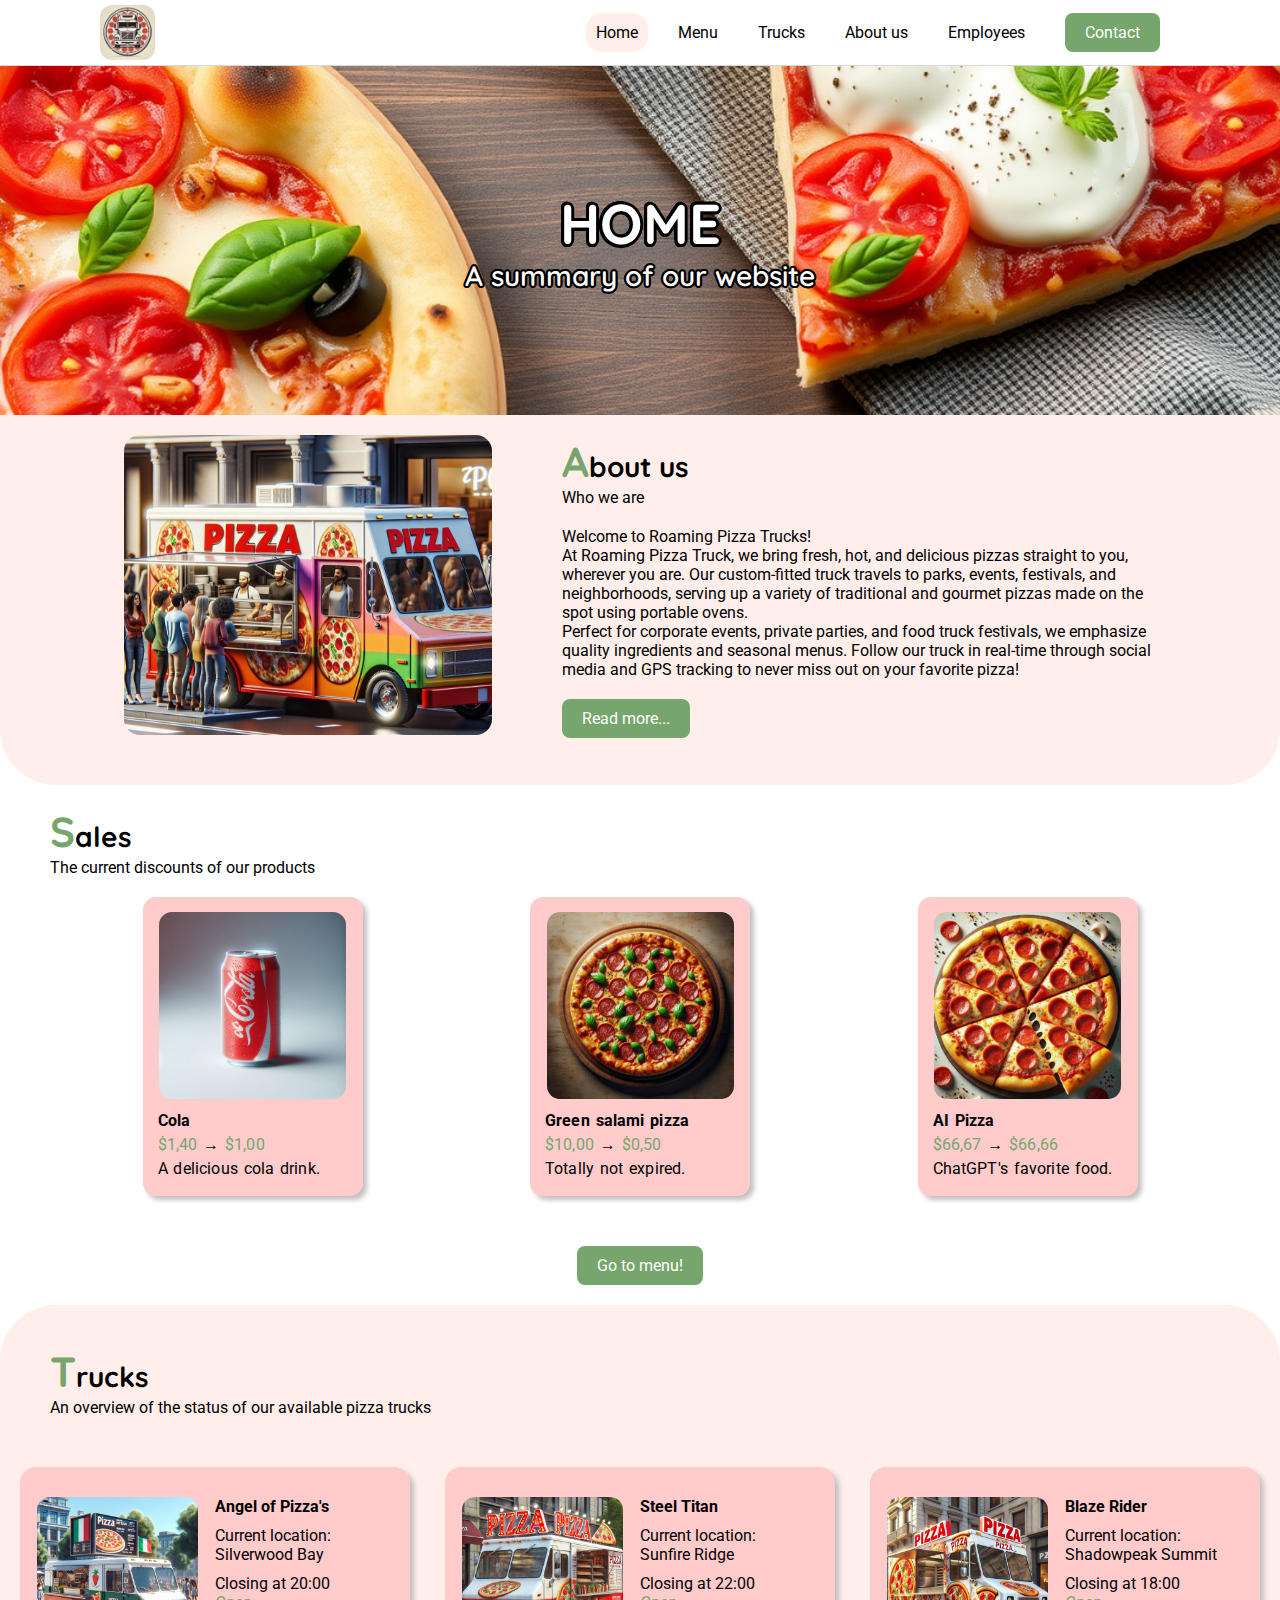
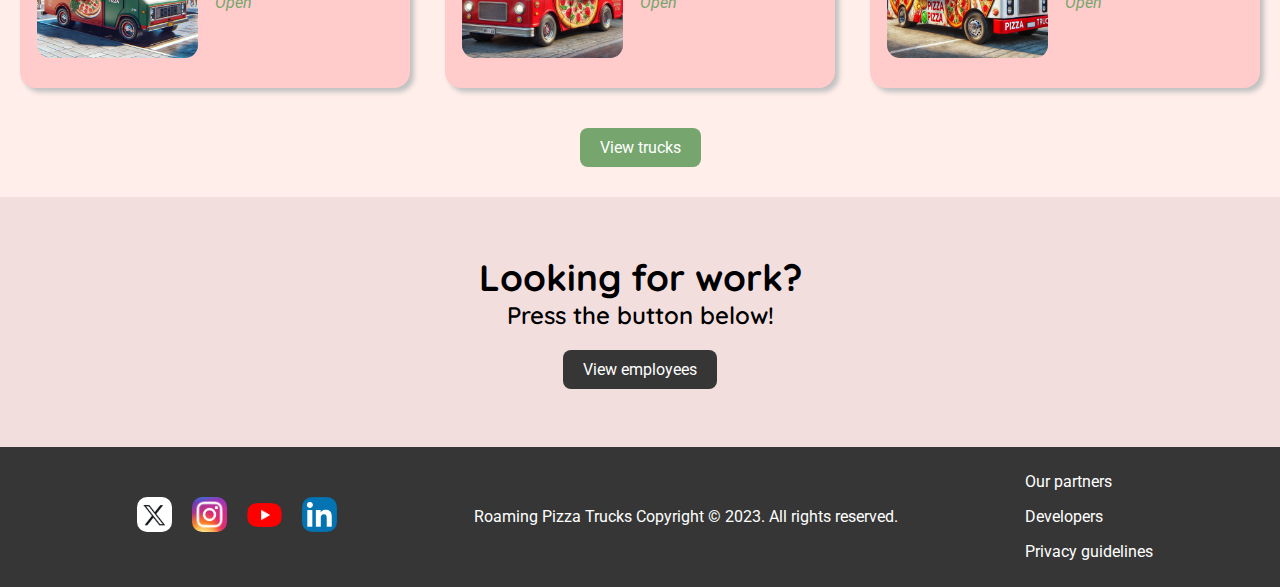
<file: index.html>
<!DOCTYPE html>
<html lang="en">
<head>
    <meta charset="UTF-8" />
    <meta name="keywords" content="Pizza, Home, Trucks, Employees, Aboutus" />
    <meta name="description" content="The homepage and interactions summary of The Roaming Pizza Trucks" />
    <meta name="author" content="Wessel Beun (729848)" />
    <meta name="viewport" content="width=device-width, initial-scale=1" />

    <link rel="icon" type="image/png" href="img/Logo.png" /> 
    <link rel="stylesheet" type="text/css" href="css/stylesheet.css" />

    <title>
        Home
    </title>
</head>
<body>
    <nav id="main-nav">
        <figure>
            <img src="img/Logo.png" alt="Roaming Pizza Trucks logo" title="Main logo" />
        </figure>

        <ul class="pc-nav">
            <li class="nav-selected">
                <a href="index.html">
                    Home
                </a>
            </li>
            <li>
                <a href="menu.html">
                    Menu
                </a>
            </li>
            <li>
                <a href="trucks.html">
                    Trucks
                </a>
            </li>
            <li>
                <a href="aboutus.html">
                    About us
                </a>
            </li>
            <li>
                <a href="employees.html">
                    Employees
                </a>
            </li>
            <li>
                <a class="primary-btn" href="contact.html">
                    Contact
                </a>
            </li> 
        </ul>

        <ul class="mobile-nav">
            <li>
                <label class="burger-menu-icon" for="menu-toggle">
                    <span></span>
                    <span></span>
                    <span></span>
                </label>
            </li>
        </ul>
    </nav>

    <nav id="hamburger-menu-nav">
        <input type="checkbox" id="menu-toggle" />                   
        <ul>
            <li>
                <a class="secondary-btn" href="index.html">
                    Home
                </a>
            </li>
            <li>
                <a class="secondary-btn" href="menu.html">
                    Menu
                </a>
            </li>
            <li>
                <a class="secondary-btn" href="trucks.html">
                    Trucks
                </a>
            </li>
            <li>
                <a class="secondary-btn" href="aboutus.html">
                    About us
                </a>
            </li>
            <li>
                <a class="secondary-btn" href="employees.html">
                    Employees
                </a>
            </li>
            <li>
                <a class="primary-btn" href="contact.html">
                    Contact
                </a>
            </li> 
        </ul>
    </nav>

    <header id="main-header">
        <img src="img/PizzaHeader.png" alt="This is a pizza header" title="Pizza header" />
        <h1>
            Home
        </h1>
        <p class="header-description">
            A summary of our website
        </p>
    </header>
    
    <section class="article-panel right bottom-border">
        <aside>
            <img src="img/Aboutus.png" alt="An image of a pizza truck" title="Pizza truck" />
        </aside>
        <article>
            <header class="sub-header">
                <h3>
                    About us
                </h3>
                <p>
                    Who we are
                </p> 
            </header>
            <p>
                Welcome to Roaming Pizza Trucks&excl;
            </p>
            <p>
                At Roaming Pizza Truck&comma; we bring fresh&comma; hot&comma; and delicious pizzas straight to you&comma; wherever you are&period; 
                Our custom&hyphen;fitted truck travels to parks&comma; events&comma; festivals&comma; and neighborhoods&comma; serving up a variety of traditional and gourmet pizzas made on the spot using portable ovens&period; 
            </p>
            <p>
                Perfect for corporate events&comma; private parties&comma; and food truck festivals&comma; we emphasize quality ingredients and seasonal menus&period; 
                Follow our truck in real&hyphen;time through social media and GPS tracking to never miss out on your favorite pizza&excl;
            </p>
            <a href="aboutus.html" class="primary-btn">
                Read more&period;&period;&period;
            </a>
        </article>
    </section>

    <section id="sales-section">
        <header class="sub-header">
            <h3>
                Sales
            </h3>
            <p>
                The current discounts of our products
            </p>
        </header>
        <aside id="sales-holder">
            <figure class="shadow-effect">
                <img src="img/MenuItems/Cola.png" alt="A soda cola can" title="Soda can" />
                <figcaption>
                    <strong>
                        Cola
                    </strong>
                    <p>
                        <span class="accent1">
                            &dollar;1&comma;40
                        </span> 
                        
                        &rightarrow; 
                        
                        <span class="accent1">
                            &dollar;1&comma;00
                        </span>
                    </p>
                    <p>
                        A delicious cola drink&period;
                    </p>
                </figcaption>
            </figure>
            <figure class="shadow-effect">
                <img src="img/MenuItems/GreenSalamiPizza.png" alt="A salami pizza but greenish" title="Green salami pizza" />
                <figcaption>
                    <strong>
                        Green salami pizza
                    </strong>
                    <p>
                        <span class="accent1">
                            &dollar;10&comma;00
                        </span> 
                        
                        &rightarrow; 
                        
                        <span class="accent1">
                            &dollar;0&comma;50
                        </span>
                    </p>
                    <p>
                        Totally not expired&period;
                    </p>
                </figcaption>
            </figure>
            <figure class="shadow-effect">
                <img src="img/MenuItems/AI_PIZZA1.png" alt="A pizza generated by AI" title="AI pizza" />
                <figcaption>
                    <strong>
                        AI Pizza
                    </strong>
                    <p>
                        <span class="accent1">
                            &dollar;66&comma;67
                        </span> 
                        
                        &rightarrow; 
                        
                        <span class="accent1">
                            &dollar;66&comma;66
                        </span>
                    </p>
                    <p>
                        ChatGPT&apos;s favorite food&period;
                    </p>
                </figcaption>
            </figure>
        </aside>
        <a href="menu.html" class="primary-btn">
            Go to menu&excl;
        </a>
    </section>

    <section id="home-trucks-section" class="top-border">
        <header class="sub-header">
            <h3>
                Trucks
            </h3>
            <p>
                An overview of the status of our available pizza trucks
            </p>
        </header>
        <aside id="home-trucks-holder">
            <figure class="shadow-effect">
                <aside>
                    <img src="img/PizzaTruck1.png" alt="This is an image of a pizza truck" title="Pizza Truck" />
                </aside>
                <figcaption>
                    <strong>
                        Angel of Pizza&apos;s
                    </strong>
                    <p class="loc-p">
                        Current location&colon; 
                        <span>
                            Silverwood Bay
                        </span>
                    </p>
                    <p class="time-p">
                        Closing at 20&colon;00
                        <em>
                            Open
                        </em>
                    </p>
                </figcaption>
            </figure>
            <figure class="shadow-effect">
                <aside>
                    <img src="img/PizzaTruck2.png" alt="This is an image of a pizza truck" title="Pizza Truck" />
                </aside>
                <figcaption>
                    <strong>
                        Steel Titan
                    </strong>
                    <p class="loc-p">
                        Current location&colon;
                        <span>
                            Sunfire Ridge
                        </span>
                    </p>
                    <p class="time-p">
                        Closing at 22&colon;00
                        <em>
                            Open
                        </em>
                    </p>
                </figcaption>
            </figure>
            <figure class="shadow-effect">
                <aside>
                    <img src="img/PizzaTruck3.png" alt="This is an image of a pizza truck" title="Pizza Truck" />
                </aside>
                <figcaption>
                    <strong>
                        Blaze Rider
                    </strong>
                    <p class="loc-p">
                        Current location&colon;
                        <span>
                            Shadowpeak Summit
                        </span>
                    </p>
                    <p class="time-p">
                        Closing at 18&colon;00
                        <em>
                            Open
                        </em>
                    </p>
                </figcaption>
            </figure>
        </aside>
        <a href="trucks.html" class="primary-btn">
            View trucks
        </a>
    </section>

    <section id="work-section">
        <h2>
            Looking for work&quest;
        </h2>
        <p class="header-description">
            Press the button below&excl;
        </p>
        <a href="employees.html" class="secondary-btn">
            View employees
        </a>
    </section>

    <footer>
        <ul id="footer-social-media-list">
            <li>
                <a href="index.html">
                    <img src="img/SocialMediaLogos/X_Logo.png" alt="This is the logo of X" title="Social media icon" />
                </a>
            </li>
            <li> 
                <a href="index.html">
                    <img src="img/SocialMediaLogos/Instagram.png" alt="This is the logo of Instagram" title="Social media icon" />
                </a>
            </li>
            <li>
                <a href="index.html">
                    <img src="img/SocialMediaLogos/Youtube_logo.png" alt="This is the logo of Youtube" title="Social media icon" />
                </a>
            </li>
            <li>
                <a href="index.html">
                    <img src="img/SocialMediaLogos/LinkedIn_logo_initials.png" alt="This is the logo of LinkedIn" title="Social media icon" />
                </a>
            </li>           
        </ul>
        <p>
            Roaming Pizza Trucks Copyright &copy; 2023&period; All rights reserved&period;
        </p>
        <ul id="footer-txt-list">
            <li>
                <a href="index.html">
                    Our partners
                </a>
            </li>
            <li>
                <a href="index.html">
                    Developers
                </a>
            </li>
            <li>
                <a href="index.html">
                    Privacy guidelines
                </a>
            </li>
        </ul>
    </footer>
</body>
</html>
</file>
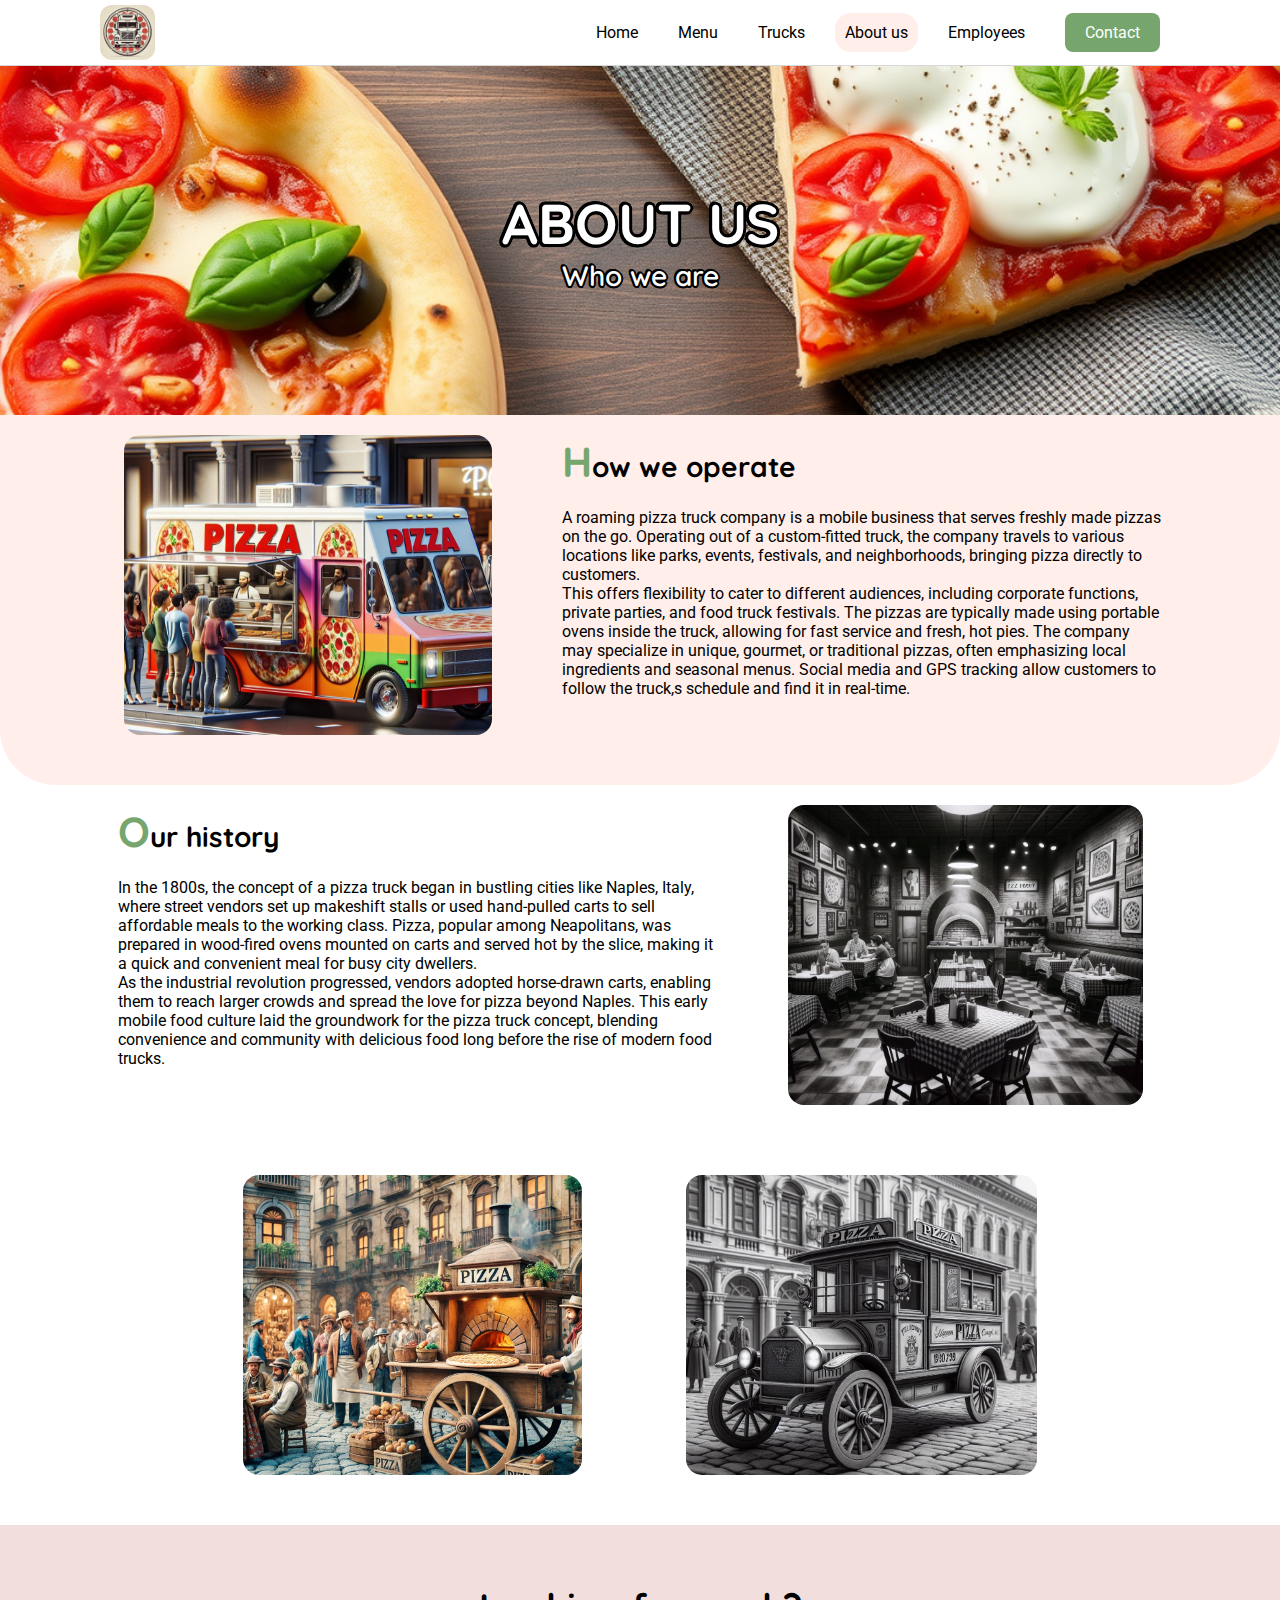
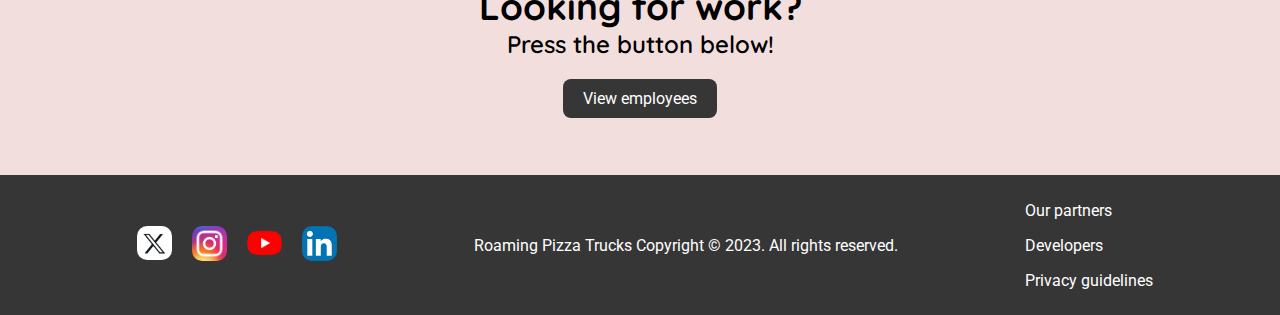
<file: aboutus.html>
<!DOCTYPE html>
<html lang="en">
<head>
    <meta charset="UTF-8" />
    <meta name="keywords" content="About us, History, Description, Images, Operate" />
    <meta name="description" content="The about us and history page of The Roaming Pizza Trucks" />
    <meta name="author" content="Wessel Beun (729848)" />
    <meta name="viewport" content="width=device-width, initial-scale=1" />

    <link rel="icon" type="image/png" href="img/Logo.png" /> 
    <link rel="stylesheet" type="text/css" href="css/stylesheet.css" />

    <title>
        About us
    </title>
</head>
<body>
    <nav id="main-nav">
        <figure>
            <img src="img/Logo.png" alt="Roaming Pizza Trucks logo" title="Main logo" />
        </figure>

        <ul class="pc-nav">
            <li>
                <a href="index.html">
                    Home
                </a>
            </li>
            <li>
                <a href="menu.html">
                    Menu
                </a>
            </li>
            <li>
                <a href="trucks.html">
                    Trucks
                </a>
            </li>
            <li class="nav-selected">
                <a href="aboutus.html">
                    About us
                </a>
            </li>
            <li>
                <a href="employees.html">
                    Employees
                </a>
            </li>
            <li>
                <a class="primary-btn" href="contact.html">
                    Contact
                </a>
            </li> 
        </ul>

        <ul class="mobile-nav">
            <li>
                <label class="burger-menu-icon" for="menu-toggle">
                    <span></span>
                    <span></span>
                    <span></span>
                </label>
            </li>
        </ul>
    </nav>

    <nav id="hamburger-menu-nav">
        <input type="checkbox" id="menu-toggle" />                   
        <ul>
            <li>
                <a class="secondary-btn" href="index.html">
                    Home
                </a>
            </li>
            <li>
                <a class="secondary-btn" href="menu.html">
                    Menu
                </a>
            </li>
            <li>
                <a class="secondary-btn" href="trucks.html">
                    Trucks
                </a>
            </li>
            <li>
                <a class="secondary-btn" href="aboutus.html">
                    About us
                </a>
            </li>
            <li>
                <a class="secondary-btn" href="employees.html">
                    Employees
                </a>
            </li>
            <li>
                <a class="primary-btn" href="contact.html">
                    Contact
                </a>
            </li> 
        </ul>
    </nav>

    <header id="main-header">
        <img src="img/PizzaHeader.png" alt="This is a pizza header" title="Pizza header" />
        <h1>
            About us
        </h1>
        <p class="header-description">
            Who we are
        </p>
    </header>
    
    <section class="article-panel right bottom-border">
        <aside>
            <img src="img/Aboutus.png" alt="An image of a pizza truck" title="Pizza truck" />
        </aside>
        <article> 
            <header class="sub-header">
                <h3>
                    How we operate
                </h3>
            </header> 
            <p>
                A roaming pizza truck company is a mobile business that serves freshly made pizzas on the go&period; 
                Operating out of a custom&hyphen;fitted truck&comma; the company travels to various locations like parks&comma; events&comma; festivals&comma; and neighborhoods&comma; bringing pizza directly to customers&period;
            </p>
            <p>
                This offers flexibility to cater to different audiences&comma; including corporate functions&comma; private parties&comma; and food truck festivals&period; 
                The pizzas are typically made using portable ovens inside the truck&comma; allowing for fast service and fresh&comma; hot pies&period; The company may specialize in unique&comma; gourmet&comma; or traditional pizzas&comma; often emphasizing local ingredients and seasonal menus&period; 
                Social media and GPS tracking allow customers to follow the truck&comma;s schedule and find it in real&hyphen;time&period;
            </p>
        </article>
    </section>

    <section class="article-panel left">
        <aside>
            <img src="img/AncientPizzaria.png" alt="An image of an ancient pizzaria" title="Ancient pizzaria" />
        </aside>
        <article> 
            <header class="sub-header">
                <h3>
                    Our history
                </h3>
            </header>
            <p>
                In the 1800s&comma; the concept of a pizza truck began in bustling cities like Naples&comma; Italy&comma; where street vendors set up makeshift stalls or used hand&hyphen;pulled carts to sell affordable meals to the working class&period; 
                Pizza&comma; popular among Neapolitans&comma; was prepared in wood&hyphen;fired ovens mounted on carts and served hot by the slice&comma; making it a quick and convenient meal for busy city dwellers&period;
            </p>
            <p>
                As the industrial revolution progressed&comma; vendors adopted horse&hyphen;drawn carts&comma; enabling them to reach larger crowds and spread the love for pizza beyond Naples&period; 
                This early mobile food culture laid the groundwork for the pizza truck concept&comma; blending convenience and community with delicious food long before the rise of modern food trucks&period;
            </p>
        </article>
    </section>

    <figure class="two-images">
        <img src="img/HISTORYPIZZA.png" alt="A colored picture of history" title="Colored pizza truck history" />
        <img src="img/AncientTruck.png" alt="An ancient pizza truck made black and white" title="Ancient pizza truck" />
    </figure>

    <section id="work-section">
        <h2>
            Looking for work&quest;
        </h2>
        <p class="header-description">
            Press the button below&excl;
        </p>
        <a href="employees.html" class="secondary-btn">
            View employees
        </a>
    </section>

    <footer>
        <ul id="footer-social-media-list">
            <li>
                <a href="index.html">
                    <img src="img/SocialMediaLogos/X_Logo.png" alt="This is the logo of X" title="Social media icon" />
                </a>
            </li>
            <li> 
                <a href="index.html">
                    <img src="img/SocialMediaLogos/Instagram.png" alt="This is the logo of Instagram" title="Social media icon" />
                </a>
            </li>
            <li>
                <a href="index.html">
                    <img src="img/SocialMediaLogos/Youtube_logo.png" alt="This is the logo of Youtube" title="Social media icon" />
                </a>
            </li>
            <li>
                <a href="index.html">
                    <img src="img/SocialMediaLogos/LinkedIn_logo_initials.png" alt="This is the logo of LinkedIn" title="Social media icon" />
                </a>
            </li>           
        </ul>
        <p>
            Roaming Pizza Trucks Copyright &copy; 2023&period; All rights reserved&period;
        </p>
        <ul id="footer-txt-list">
            <li>
                <a href="index.html">
                    Our partners
                </a>
            </li>
            <li>
                <a href="index.html">
                    Developers
                </a>
            </li>
            <li>
                <a href="index.html">
                    Privacy guidelines
                </a>
            </li>
        </ul>
    </footer>
</body>
</html>
</file>
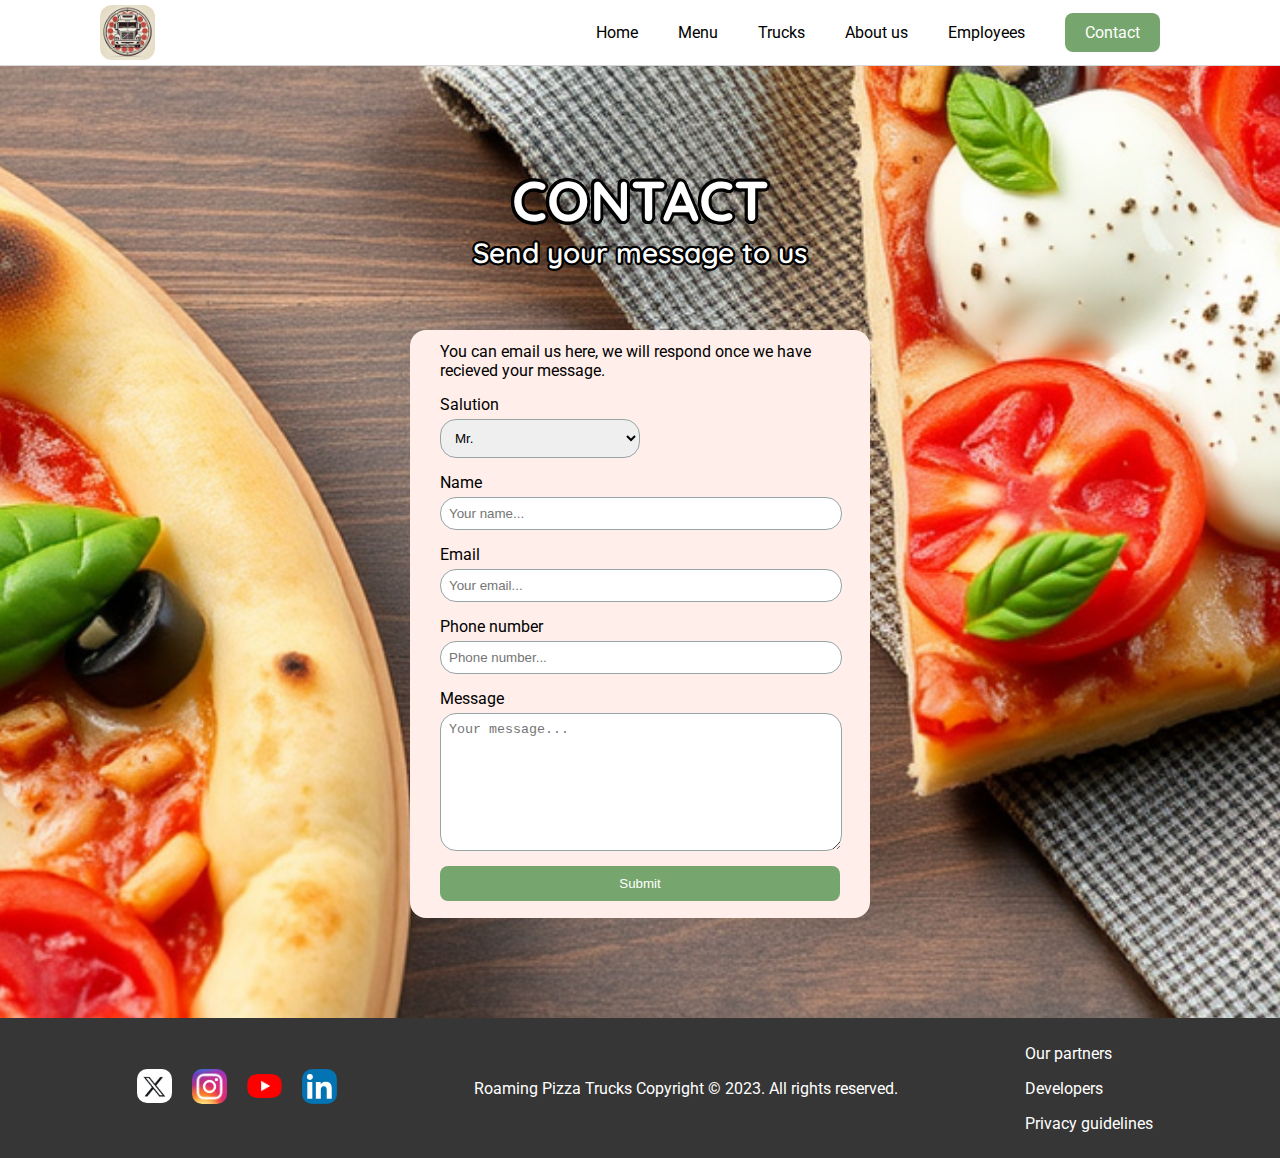
<file: contact.html>
<!DOCTYPE html>
<html lang="en">
<head>
    <meta charset="UTF-8" />
    <meta name="keywords" content="Contact, Message, Email, Submit, Form" />
    <meta name="description" content="The contact form submitable page of The Roaming Pizza Trucks" />
    <meta name="author" content="Wessel Beun (729848)" />
    <meta name="viewport" content="width=device-width, initial-scale=1" />

    <link rel="icon" type="image/png" href="img/Logo.png" /> 
    <link rel="stylesheet" type="text/css" href="css/stylesheet.css" />

    <title>
        Contact
    </title>
</head>
<body>
    <nav id="main-nav">
        <figure>
            <img src="img/Logo.png" alt="Roaming Pizza Trucks logo" title="Main logo" />
        </figure>

        <ul class="pc-nav">
            <li>
                <a href="index.html">
                    Home
                </a>
            </li>
            <li>
                <a href="menu.html">
                    Menu
                </a>
            </li>
            <li>
                <a href="trucks.html">
                    Trucks
                </a>
            </li>
            <li>
                <a href="aboutus.html">
                    About us
                </a>
            </li>
            <li>
                <a href="employees.html">
                    Employees
                </a>
            </li>
            <li>
                <a class="primary-btn" href="contact.html">
                    Contact
                </a>
            </li> 
        </ul>

        <ul class="mobile-nav">
            <li>
                <label class="burger-menu-icon" for="menu-toggle">
                    <span></span>
                    <span></span>
                    <span></span>
                </label>
            </li>
        </ul>
    </nav>

    <nav id="hamburger-menu-nav">
        <input type="checkbox" id="menu-toggle" />                   
        <ul>
            <li>
                <a class="secondary-btn" href="index.html">
                    Home
                </a>
            </li>
            <li>
                <a class="secondary-btn" href="menu.html">
                    Menu
                </a>
            </li>
            <li>
                <a class="secondary-btn" href="trucks.html">
                    Trucks
                </a>
            </li>
            <li>
                <a class="secondary-btn" href="aboutus.html">
                    About us
                </a>
            </li>
            <li>
                <a class="secondary-btn" href="employees.html">
                    Employees
                </a>
            </li>
            <li>
                <a class="primary-btn" href="contact.html">
                    Contact
                </a>
            </li> 
        </ul>
    </nav>

    <header id="main-header" class="contact-mode">
        <img src="img/PizzaHeader.png" alt="This is a pizza header" title="Pizza header" />
        <h1>
            Contact
        </h1>
        <p class="header-description">
            Send your message to us
        </p>

        <form id="contact-form" action="contact.html" method="post">
            <fieldset>
                <legend>
                    You can email us here&comma; we will respond once we have recieved your message&period;
                </legend> 
                <ul>
                    <li>
                        <label for="salution-id">
                            Salution
                        </label>
                        <select name="salution" id="salution-id">
                            <option value="Mr" selected>Mr&period;</option>
                            <option value="Mrs">Mrs&period;</option>
                        </select>
                    </li>
                
                    <li>
                        <label for="name-id">
                            Name
                        </label>
                        <input type="text" id="name-id" name="name" placeholder="Your name&period;&period;&period;" />
                    </li>
    
                    <li>
                        <label for="email-id">
                            Email
                        </label>
                        <input type="email" id="email-id" name="email" placeholder="Your email&period;&period;&period;" />
                    </li>
    
                    <li>
                        <label for="phone-number-id">
                            Phone number
                        </label>
                        <input type="text" id="phone-number-id" name="phone_number" placeholder="Phone number&period;&period;&period;" />
                    </li>
    
                    <li>
                        <label for="message-id">
                            Message
                        </label>
                        <textarea id="message-id" name="message" placeholder="Your message&period;&period;&period;"></textarea>
                    </li>
    
                    <li>
                        <input type="submit" id="submit" value="Submit" class="primary-btn" />
                    </li>
                </ul>
            </fieldset>
        </form>
    </header>

    <footer>
        <ul id="footer-social-media-list">
            <li>
                <a href="index.html">
                    <img src="img/SocialMediaLogos/X_Logo.png" alt="This is the logo of X" title="Social media icon" />
                </a>
            </li>
            <li> 
                <a href="index.html">
                    <img src="img/SocialMediaLogos/Instagram.png" alt="This is the logo of Instagram" title="Social media icon" />
                </a>
            </li>
            <li>
                <a href="index.html">
                    <img src="img/SocialMediaLogos/Youtube_logo.png" alt="This is the logo of Youtube" title="Social media icon" />
                </a>
            </li>
            <li>
                <a href="index.html">
                    <img src="img/SocialMediaLogos/LinkedIn_logo_initials.png" alt="This is the logo of LinkedIn" title="Social media icon" />
                </a>
            </li>           
        </ul>
        <p>
            Roaming Pizza Trucks Copyright &copy; 2023&period; All rights reserved&period;
        </p>
        <ul id="footer-txt-list">
            <li>
                <a href="index.html">
                    Our partners
                </a>
            </li>
            <li>
                <a href="index.html">
                    Developers
                </a>
            </li>
            <li>
                <a href="index.html">
                    Privacy guidelines
                </a>
            </li>
        </ul>
    </footer>
</body>
</html>
</file>
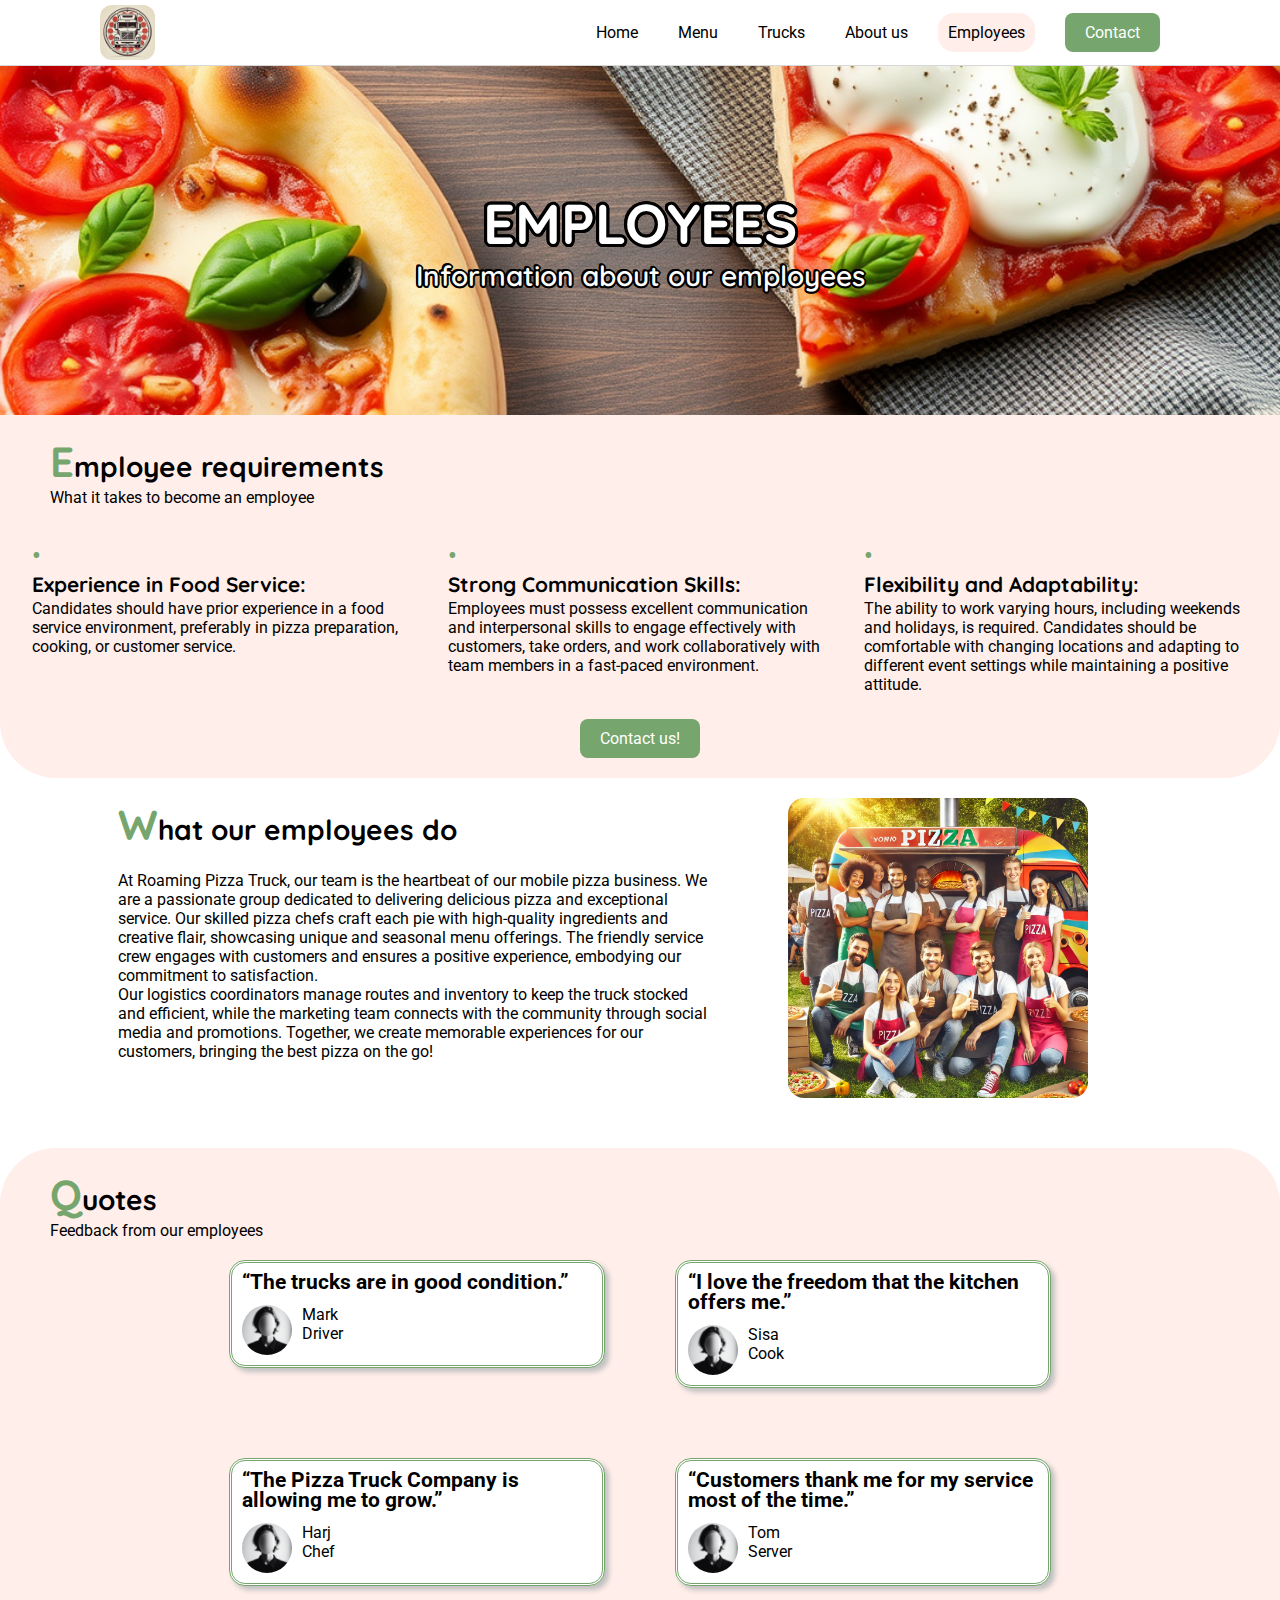
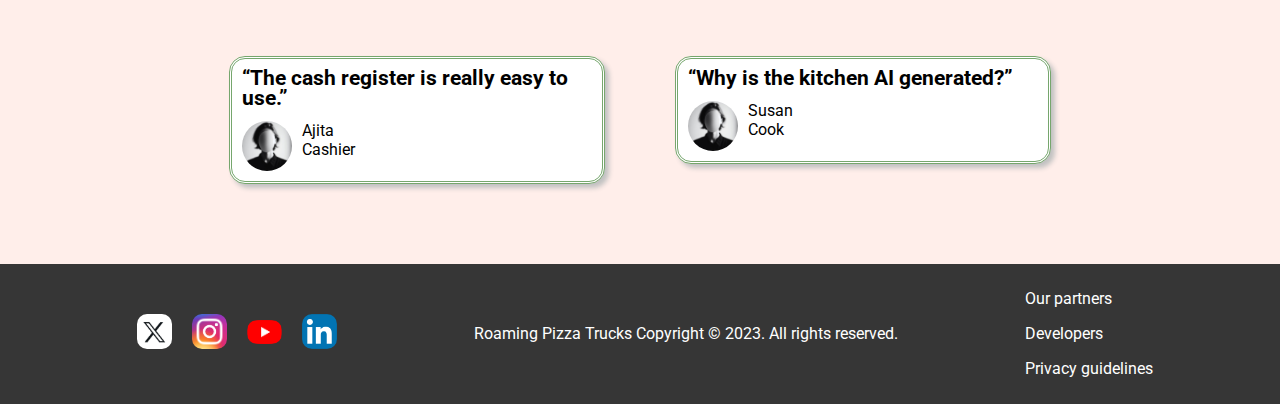
<file: employees.html>
<!DOCTYPE html>
<html lang="en">
<head>
    <meta charset="UTF-8" />
    <meta name="keywords" content="Job, Workprocess, Quotes, Feedback, Employees" />
    <meta name="description" content="The employees information page of The Roaming Pizza Trucks" />
    <meta name="author" content="Wessel Beun (729848)" />
    <meta name="viewport" content="width=device-width, initial-scale=1" />

    <link rel="icon" type="image/png" href="img/Logo.png" /> 
    <link rel="stylesheet" type="text/css" href="css/stylesheet.css" />

    <title>
        Employees
    </title>
</head>
<body>
    <nav id="main-nav">
        <figure>
            <img src="img/Logo.png" alt="Roaming Pizza Trucks logo" title="Main logo" />
        </figure>

        <ul class="pc-nav">
            <li>
                <a href="index.html">
                    Home
                </a>
            </li>
            <li>
                <a href="menu.html">
                    Menu
                </a>
            </li>
            <li>
                <a href="trucks.html">
                    Trucks
                </a>
            </li>
            <li>
                <a href="aboutus.html">
                    About us
                </a>
            </li>
            <li class="nav-selected">
                <a href="employees.html">
                    Employees
                </a>
            </li>
            <li>
                <a class="primary-btn" href="contact.html">
                    Contact
                </a>
            </li> 
        </ul>

        <ul class="mobile-nav">
            <li>
                <label class="burger-menu-icon" for="menu-toggle">
                    <span></span>
                    <span></span>
                    <span></span>
                </label>
            </li>
        </ul>
    </nav>

    <nav id="hamburger-menu-nav">
        <input type="checkbox" id="menu-toggle" />                   
        <ul>
            <li>
                <a class="secondary-btn" href="index.html">
                    Home
                </a>
            </li>
            <li>
                <a class="secondary-btn" href="menu.html">
                    Menu
                </a>
            </li>
            <li>
                <a class="secondary-btn" href="trucks.html">
                    Trucks
                </a>
            </li>
            <li>
                <a class="secondary-btn" href="aboutus.html">
                    About us
                </a>
            </li>
            <li>
                <a class="secondary-btn" href="employees.html">
                    Employees
                </a>
            </li>
            <li>
                <a class="primary-btn" href="contact.html">
                    Contact
                </a>
            </li> 
        </ul>
    </nav>

    <header id="main-header">
        <img src="img/PizzaHeader.png" alt="This is a pizza header" title="Pizza header" />
        <h1>
            Employees
        </h1>
        <p class="header-description">
            Information about our employees
        </p>
    </header>

    <section id="employee-requirements" class="bottom-border">
        <header class="sub-header">
            <h3>
                Employee requirements
            </h3>
            <p>
                What it takes to become an employee
            </p>
        </header>
        <aside id="employee-requirements-holder">
            <article>
                <strong>
                    <span class="accent1">&bull;</span>
                </strong>
                <h4>
                    Experience in Food Service&colon;
                </h4>
                <p>
                    Candidates should have prior experience in a food service environment&comma; preferably in pizza preparation&comma; cooking&comma; or customer service&period;
                </p>
            </article>
            <article>
                <strong>
                    <span class="accent1">&bull;</span>
                </strong>
                <h4>
                    Strong Communication Skills&colon;
                </h4>
                <p>
                    Employees must possess excellent communication and interpersonal skills to engage effectively with customers&comma; take orders&comma; and work collaboratively with team members in a fast&hyphen;paced environment&period;
               </p>
            </article>
            <article>
                <strong>
                    <span class="accent1">&bull;</span>
                </strong>
                <h4>
                    Flexibility and Adaptability&colon;
                </h4>
                <p>
                    The ability to work varying hours&comma; including weekends and holidays&comma; is required&period; 
                    Candidates should be comfortable with changing locations and adapting to different event settings while maintaining a positive attitude&period;
                </p>
            </article>
        </aside>

        <a href="contact.html" class="primary-btn">
            Contact us&excl;
        </a>
    </section>
    
    <section class="article-panel left">
        <aside>
            <img src="img/HappyEmployees.png" alt="An image of some of our employees" title="Happy employees" />
        </aside>
        <article>
            <header class="sub-header">
                <h3>
                    What our employees do
                </h3>
            </header>
            <p>
                At Roaming Pizza Truck&comma; our team is the heartbeat of our mobile pizza business&period; 
                We are a passionate group dedicated to delivering delicious pizza and exceptional service&period; 
                Our skilled pizza chefs craft each pie with high&hyphen;quality ingredients and creative flair&comma; showcasing unique and seasonal menu offerings&period;
                The friendly service crew engages with customers and ensures a positive experience&comma; embodying our commitment to satisfaction&period;
            </p>
            <p>
                Our logistics coordinators manage routes and inventory to keep the truck stocked and efficient&comma; while the marketing team connects with the community through social media and promotions&period; 
                Together&comma; we create memorable experiences for our customers&comma; bringing the best pizza on the go&excl;         
            </p>
        </article>
    </section>

    <section id="quotes" class="top-border">
        <header class="sub-header">
            <h3>
                Quotes
            </h3>
            <p>
                Feedback from our employees
            </p>
        </header>
        <aside id="quotes-holder">
           <figure class="shadow-effect">
                <strong>
                    &OpenCurlyDoubleQuote;The trucks are in good condition&period;&CloseCurlyDoubleQuote;
                </strong>
                <figure>
                    <img src="img/UnknownPerson.png" alt="Face of someone" title="Unknown face" />
                    <figcaption>
                        <p>
                            Mark
                        </p>
                        <p>
                            Driver
                        </p>
                    </figcaption>
                </figure>
            </figure>
            <figure class="shadow-effect">
                <strong>
                    &OpenCurlyDoubleQuote;I love the freedom that the kitchen offers me&period;&CloseCurlyDoubleQuote;
                </strong>
                <figure>
                    <img src="img/UnknownPerson.png" alt="Face of someone" title="Unknown face" />
                    <figcaption>
                        <p>
                            Sisa
                        </p>
                        <p>
                            Cook
                        </p>
                    </figcaption>
                </figure>
            </figure>
            <figure class="shadow-effect">
                <strong>
                    &OpenCurlyDoubleQuote;The Pizza Truck Company is allowing me to grow&period;&CloseCurlyDoubleQuote;
                </strong>
                <figure>
                    <img src="img/UnknownPerson.png" alt="Face of someone" title="Unknown face" />
                    <figcaption>
                        <p>
                            Harj
                        </p>
                        <p>
                            Chef
                        </p>
                    </figcaption>
                </figure>
            </figure>
            <figure class="shadow-effect">
                <strong>
                    &OpenCurlyDoubleQuote;Customers thank me for my service most of the time&period;&CloseCurlyDoubleQuote;
                </strong>
                <figure> 
                    <img src="img/UnknownPerson.png" alt="Face of someone" title="Unknown face" />
                    <figcaption> 
                        <p>
                            Tom
                        </p>
                        <p>
                            Server
                        </p>
                    </figcaption>
                </figure>                
            </figure>
            <figure class="shadow-effect">
                <strong>
                    &OpenCurlyDoubleQuote;The cash register is really easy to use&period;&CloseCurlyDoubleQuote;
                </strong>
                <figure>
                    <img src="img/UnknownPerson.png" alt="Face of someone" title="Unknown face" />
                    <figcaption>
                        <p>
                            Ajita
                        </p>
                        <p>
                            Cashier
                        </p>
                    </figcaption>
                </figure>           
            </figure>
            <figure class="shadow-effect">
                <strong>
                    &OpenCurlyDoubleQuote;Why is the kitchen AI generated&quest;&CloseCurlyDoubleQuote;
                </strong>
                <figure>
                    <img src="img/UnknownPerson.png" alt="Face of someone" title="Unknown face" />
                    <figcaption>
                        <p>
                            Susan
                        </p>
                        <p>
                            Cook
                        </p>
                    </figcaption>
                </figure>  
            </figure>
        </aside>
    </section>

    <footer>
        <ul id="footer-social-media-list">
            <li>
                <a href="index.html">
                    <img src="img/SocialMediaLogos/X_Logo.png" alt="This is the logo of X" title="Social media icon" />
                </a>
            </li>
            <li> 
                <a href="index.html">
                    <img src="img/SocialMediaLogos/Instagram.png" alt="This is the logo of Instagram" title="Social media icon" />
                </a>
            </li>
            <li>
                <a href="index.html">
                    <img src="img/SocialMediaLogos/Youtube_logo.png" alt="This is the logo of Youtube" title="Social media icon" />
                </a>
            </li>
            <li>
                <a href="index.html">
                    <img src="img/SocialMediaLogos/LinkedIn_logo_initials.png" alt="This is the logo of LinkedIn" title="Social media icon" />
                </a>
            </li>           
        </ul>
        <p>
            Roaming Pizza Trucks Copyright &copy; 2023&period; All rights reserved&period;
        </p>
        <ul id="footer-txt-list">
            <li>
                <a href="index.html">
                    Our partners
                </a>
            </li>
            <li>
                <a href="index.html">
                    Developers
                </a>
            </li>
            <li>
                <a href="index.html">
                    Privacy guidelines
                </a>
            </li>
        </ul>
    </footer>
</body>
</html>
</file>
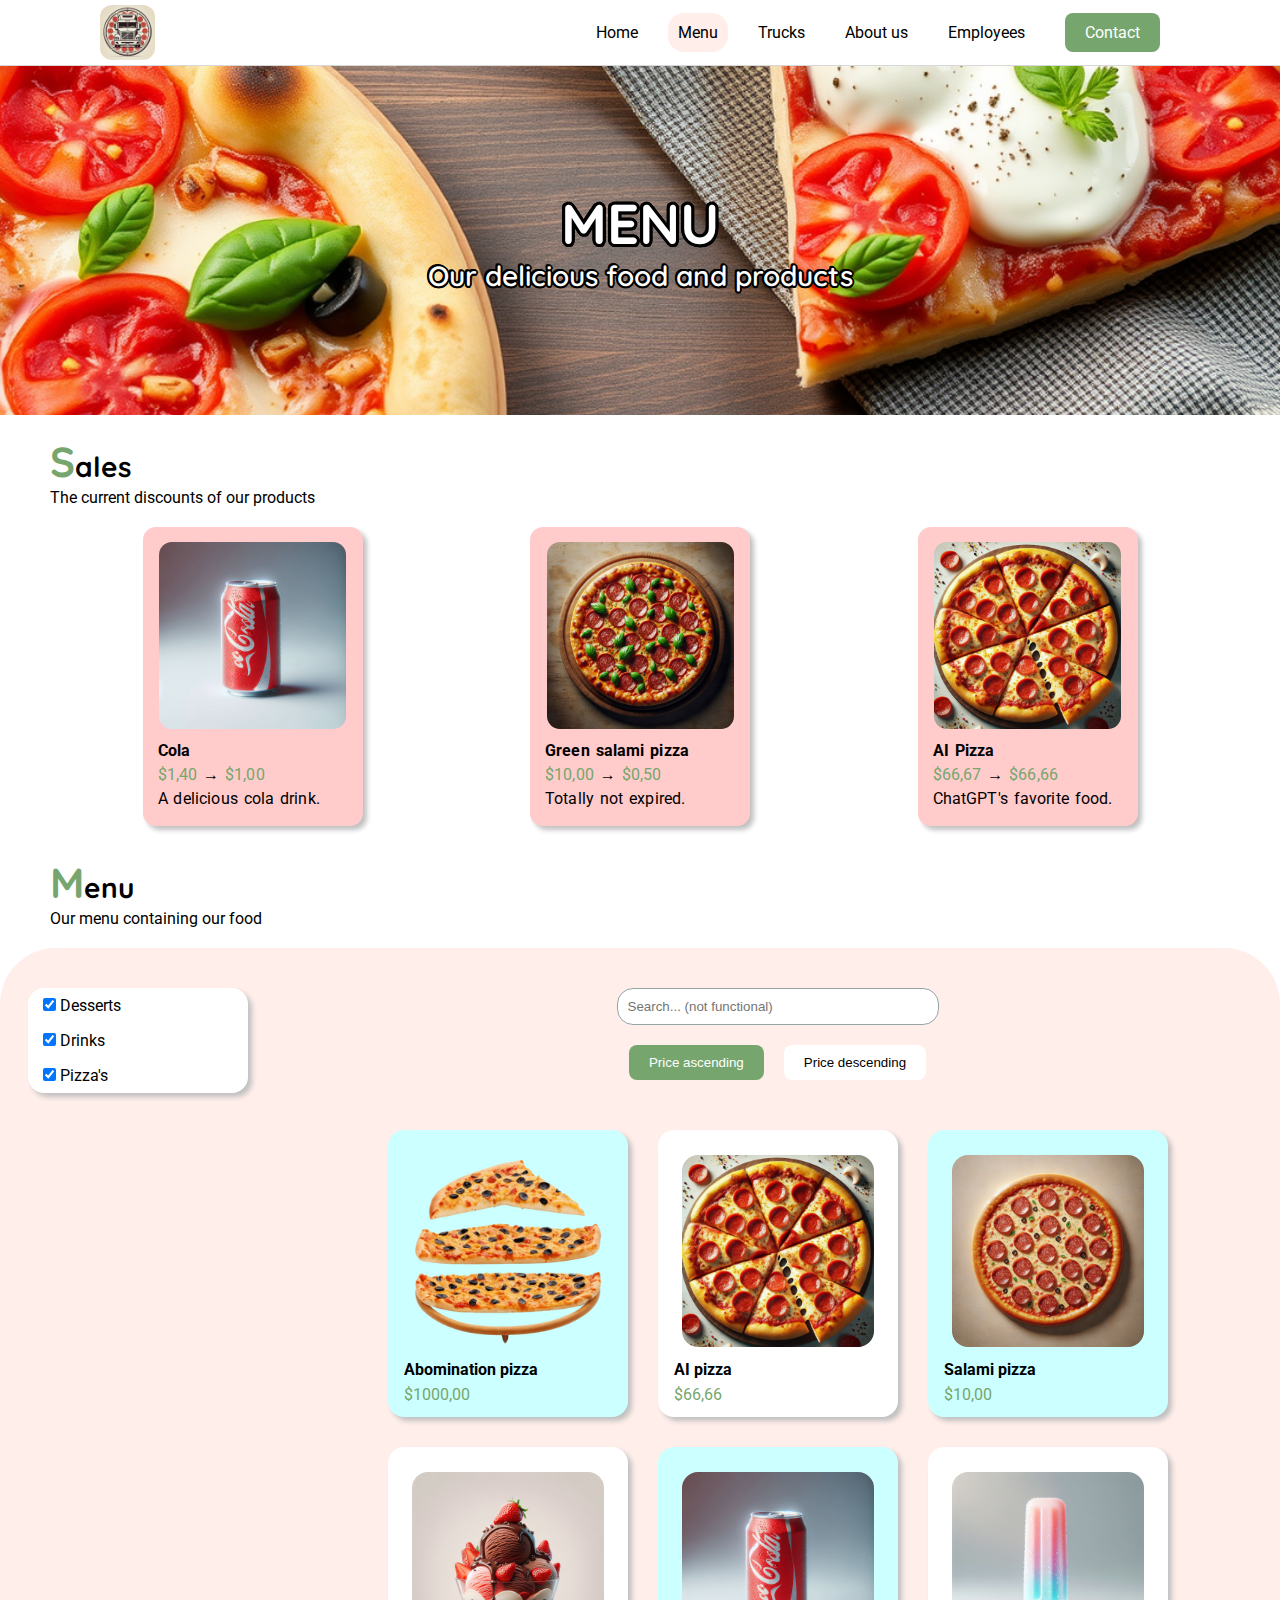
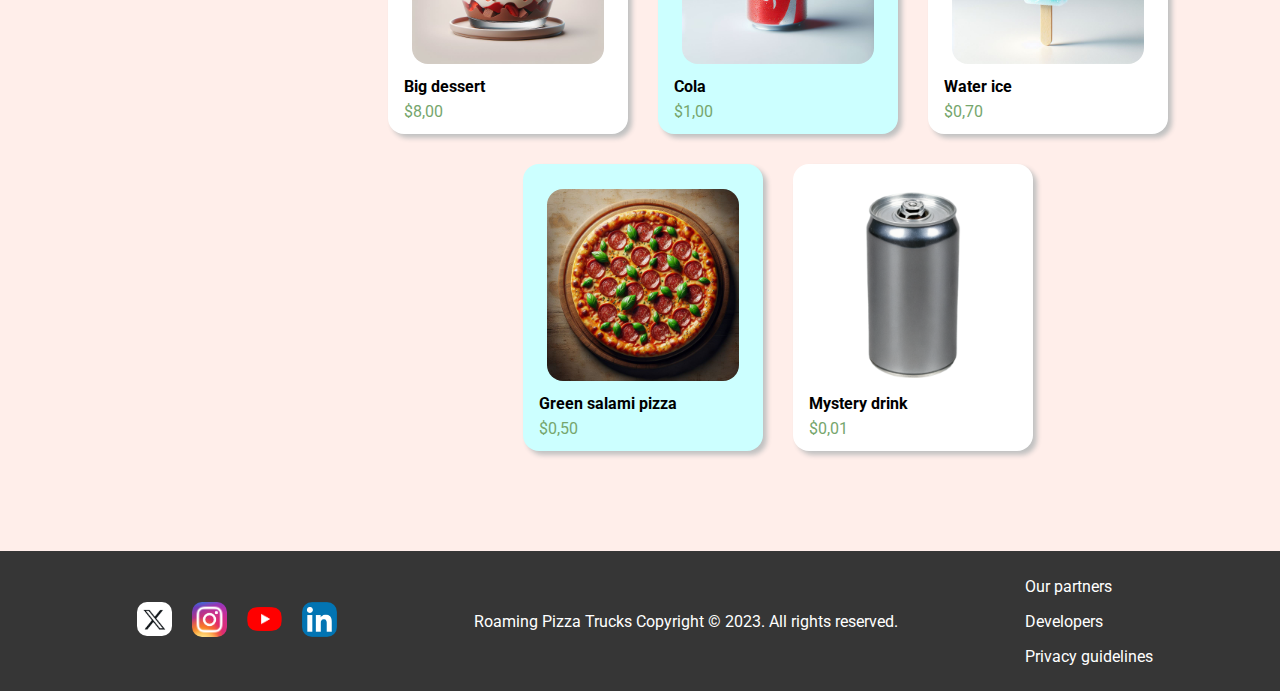
<file: menu.html>
<!DOCTYPE html>
<html lang="en">
<head>
    <meta charset="UTF-8" />
    <meta name="keywords" content="Pizza, Dessert, Drinks, Menu, Products" />
    <meta name="description" content="The available products and menu of The Roaming Pizza Trucks" />
    <meta name="author" content="Wessel Beun (729848)" />
    <meta name="viewport" content="width=device-width, initial-scale=1" />

    <link rel="icon" type="image/png" href="img/Logo.png" /> 
    <link rel="stylesheet" type="text/css" href="css/stylesheet.css" />

    <title>
        Menu
    </title>
</head>
<body>
    <nav id="main-nav">
        <figure>
            <img src="img/Logo.png" alt="Roaming Pizza Trucks logo" title="Main logo" />
        </figure>

        <ul class="pc-nav">
            <li>
                <a href="index.html">
                    Home
                </a>
            </li>
            <li class="nav-selected">
                <a href="menu.html">
                    Menu
                </a>
            </li>
            <li>
                <a href="trucks.html">
                    Trucks
                </a>
            </li>
            <li>
                <a href="aboutus.html">
                    About us
                </a>
            </li>
            <li>
                <a href="employees.html">
                    Employees
                </a>
            </li>
            <li>
                <a class="primary-btn" href="contact.html">
                    Contact
                </a>
            </li> 
        </ul>

        <ul class="mobile-nav">
            <li>
                <label class="burger-menu-icon" for="menu-toggle">
                    <span></span>
                    <span></span>
                    <span></span>
                </label>
            </li>
        </ul>
    </nav>

    <nav id="hamburger-menu-nav">
        <input type="checkbox" id="menu-toggle" />                   
        <ul>
            <li>
                <a class="secondary-btn" href="index.html">
                    Home
                </a>
            </li>
            <li>
                <a class="secondary-btn" href="menu.html">
                    Menu
                </a>
            </li>
            <li>
                <a class="secondary-btn" href="trucks.html">
                    Trucks
                </a>
            </li>
            <li>
                <a class="secondary-btn" href="aboutus.html">
                    About us
                </a>
            </li>
            <li>
                <a class="secondary-btn" href="employees.html">
                    Employees
                </a>
            </li>
            <li>
                <a class="primary-btn" href="contact.html">
                    Contact
                </a>
            </li> 
        </ul>
    </nav>

    <header id="main-header">
        <img src="img/PizzaHeader.png" alt="This is a pizza header" title="Pizza header" />
        <h1>
            Menu
        </h1>
        <p class="header-description">
            Our delicious food and products
        </p>
    </header>

    <section id="sales-section">
        <header class="sub-header">
            <h3>
                Sales
            </h3>
            <p>
                The current discounts of our products
            </p>
        </header>
        <aside id="sales-holder">
            <figure class="shadow-effect">
                <img src="img/MenuItems/Cola.png" alt="A soda cola can" title="Soda can" />
                <figcaption>
                    <strong>
                        Cola
                    </strong>
                    <p>
                        <span class="accent1">
                            &dollar;1&comma;40
                        </span> 
                        
                        &rightarrow; 
                        
                        <span class="accent1">
                            &dollar;1&comma;00
                        </span>
                    </p>
                    <p>
                        A delicious cola drink&period;
                    </p>
                </figcaption>
            </figure>
            <figure class="shadow-effect">
                <img src="img/MenuItems/GreenSalamiPizza.png" alt="A salami pizza but greenish" title="Green salami pizza" />
                <figcaption>
                    <strong>
                        Green salami pizza
                    </strong>
                    <p>
                        <span class="accent1">
                            &dollar;10&comma;00
                        </span> 
                        
                        &rightarrow;  
                        
                        <span class="accent1">
                            &dollar;0&comma;50
                        </span>
                    </p>
                    <p>
                        Totally not expired&period;
                    </p>
                </figcaption>
            </figure>
            <figure class="shadow-effect">
                <img src="img/MenuItems/AI_PIZZA1.png" alt="A pizza generated by AI" title="AI pizza" />
                <figcaption>
                    <strong>
                        AI Pizza
                    </strong>
                    <p>
                        <span class="accent1">
                            &dollar;66&comma;67
                        </span> 
                        
                        &rightarrow; 

                        <span class="accent1">
                            &dollar;66&comma;66
                        </span>
                    </p>
                    <p>
                        ChatGPT&apos;s favorite food&period;
                    </p>
                </figcaption>
            </figure>
        </aside>
    </section>

    <section>
        <header class="sub-header">
            <h3>
                Menu
            </h3>
            <p>
                Our menu containing our food
            </p>
        </header>
        <aside id="menu" class="top-border">
            <aside id="menu-filters">
                <figure class="shadow-effect">
                    <ul>
                        <li>
                            <input type="checkbox" id="check-desserts" checked />
                            <label for="check-desserts">
                                Desserts
                            </label>
                        </li>

                        <li>
                            <input type="checkbox" id="check-drinks" checked />
                            <label for="check-drinks">
                                Drinks
                            </label>
                        </li>

                        <li>
                            <input type="checkbox" id="check-pizza" checked />
                            <label for="check-pizza">
                                Pizza&apos;s
                            </label>
                        </li>
                    </ul>
                </figure>
            </aside>
            <aside id="main-menu-holder">
                <ul>
                    <li id="menu-search-bar-parent">
                        <input id="menu-search-bar" type="text" placeholder="Search... (not functional)">
                    </li>
                    <li>
                        <button class="primary-btn">
                            Price ascending
                        </button>
                    </li>
                    <li>
                        <button class="tertiary-btn">
                            Price descending
                        </button>
                    </li>
                </ul>
                
                <aside id="products-holder">
                    <figure class="shadow-effect">
                        <img src="img/MenuItems/ABONINATION_PIZZA.png" alt="A crazy abomination pizza" title="Abomination pizza" />
                        <figcaption>
                            <p>
                                <strong>
                                    Abomination pizza
                                </strong>
                            </p>             
                            <p>
                                <span class="accent1">
                                    &dollar;1000&comma;00
                                </span>
                            </p>
                        </figcaption>
                    </figure>
                    <figure class="shadow-effect">
                        <img src="img/MenuItems/AI_PIZZA1.png" alt="AI generated pizza" title="AI pizza" />
                        <figcaption>
                            <p>
                                <strong>
                                    AI pizza
                                </strong>
                            </p>             
                            <p>
                                <span class="accent1">
                                    &dollar;66&comma;66
                                </span>
                            </p>
                        </figcaption>
                    </figure>
                    <figure class="shadow-effect">
                        <img src="img/MenuItems/SalamiPizza.png" alt="Pizza with salami on top" title="Salami pizza" />
                        <figcaption>
                            <p>
                                <strong>
                                    Salami pizza
                                </strong>
                            </p>             
                            <p>
                                <span class="accent1">
                                    &dollar;10&comma;00
                                </span>
                            </p>
                        </figcaption>
                    </figure>
                    <figure class="shadow-effect">
                        <img src="img/MenuItems/IceDessert.png" alt="A huge dessert" title="Big dessert" />
                        <figcaption>
                            <p>
                                <strong>
                                    Big dessert
                                </strong>
                            </p>             
                            <p>
                                <span class="accent1">
                                    &dollar;8&comma;00
                                </span>
                            </p>
                        </figcaption>
                    </figure>
                    <figure class="shadow-effect">
                        <img src="img/MenuItems/Cola.png" alt="A soda cola can" title="Soda can" />
                        <figcaption>
                            <p>
                                <strong>
                                    Cola
                                </strong>
                            </p>             
                            <p>
                                <span class="accent1">
                                    &dollar;1&comma;00
                                </span>
                            </p>
                        </figcaption>                 
                    </figure>
                    <figure class="shadow-effect">
                        <img src="img/MenuItems/WaterIce.png" alt="Ice but water" title="Water ice" />
                        <figcaption>
                            <p>
                                <strong>
                                    Water ice
                                </strong>
                            </p>             
                            <p>
                                <span class="accent1">
                                    &dollar;0&comma;70
                                </span>
                            </p>
                        </figcaption>                 
                    </figure>
                    <figure class="shadow-effect">
                        <img src="img/MenuItems/GreenSalamiPizza.png" alt="Salami pizza but green" title="Green salami pizza" />
                        <figcaption>
                            <p>
                                <strong>
                                    Green salami pizza
                                </strong>
                            </p>             
                            <p>
                                <span class="accent1">
                                    &dollar;0&comma;50
                                </span>
                            </p>   
                        </figcaption>              
                    </figure>
                    <figure class="shadow-effect">
                        <img src="img/MenuItems/AI_CAN_1.png" alt="Who knows that this would contain" title="Mystery drink" />
                        <figcaption>
                            <p>
                                <strong>
                                    Mystery drink
                                </strong>
                            </p>             
                            <p>
                                <span class="accent1">
                                    &dollar;0&comma;01
                                </span>
                            </p>
                        </figcaption>                
                    </figure>
                </aside>
            </aside>
        </aside>
    </section>

    <footer>
        <ul id="footer-social-media-list">
            <li>
                <a href="index.html">
                    <img src="img/SocialMediaLogos/X_Logo.png" alt="This is the logo of X" title="Social media icon" />
                </a>
            </li>
            <li> 
                <a href="index.html">
                    <img src="img/SocialMediaLogos/Instagram.png" alt="This is the logo of Instagram" title="Social media icon" />
                </a>
            </li>
            <li>
                <a href="index.html">
                    <img src="img/SocialMediaLogos/Youtube_logo.png" alt="This is the logo of Youtube" title="Social media icon" />
                </a>
            </li>
            <li>
                <a href="index.html">
                    <img src="img/SocialMediaLogos/LinkedIn_logo_initials.png" alt="This is the logo of LinkedIn" title="Social media icon" />
                </a>
            </li>           
        </ul>
        <p>
            Roaming Pizza Trucks Copyright &copy; 2023&period; All rights reserved&period;
        </p>
        <ul id="footer-txt-list">
            <li>
                <a href="index.html">
                    Our partners
                </a>
            </li>
            <li>
                <a href="index.html">
                    Developers
                </a>
            </li>
            <li>
                <a href="index.html">
                    Privacy guidelines
                </a>
            </li>
        </ul>
    </footer>
</body>
</html>
</file>
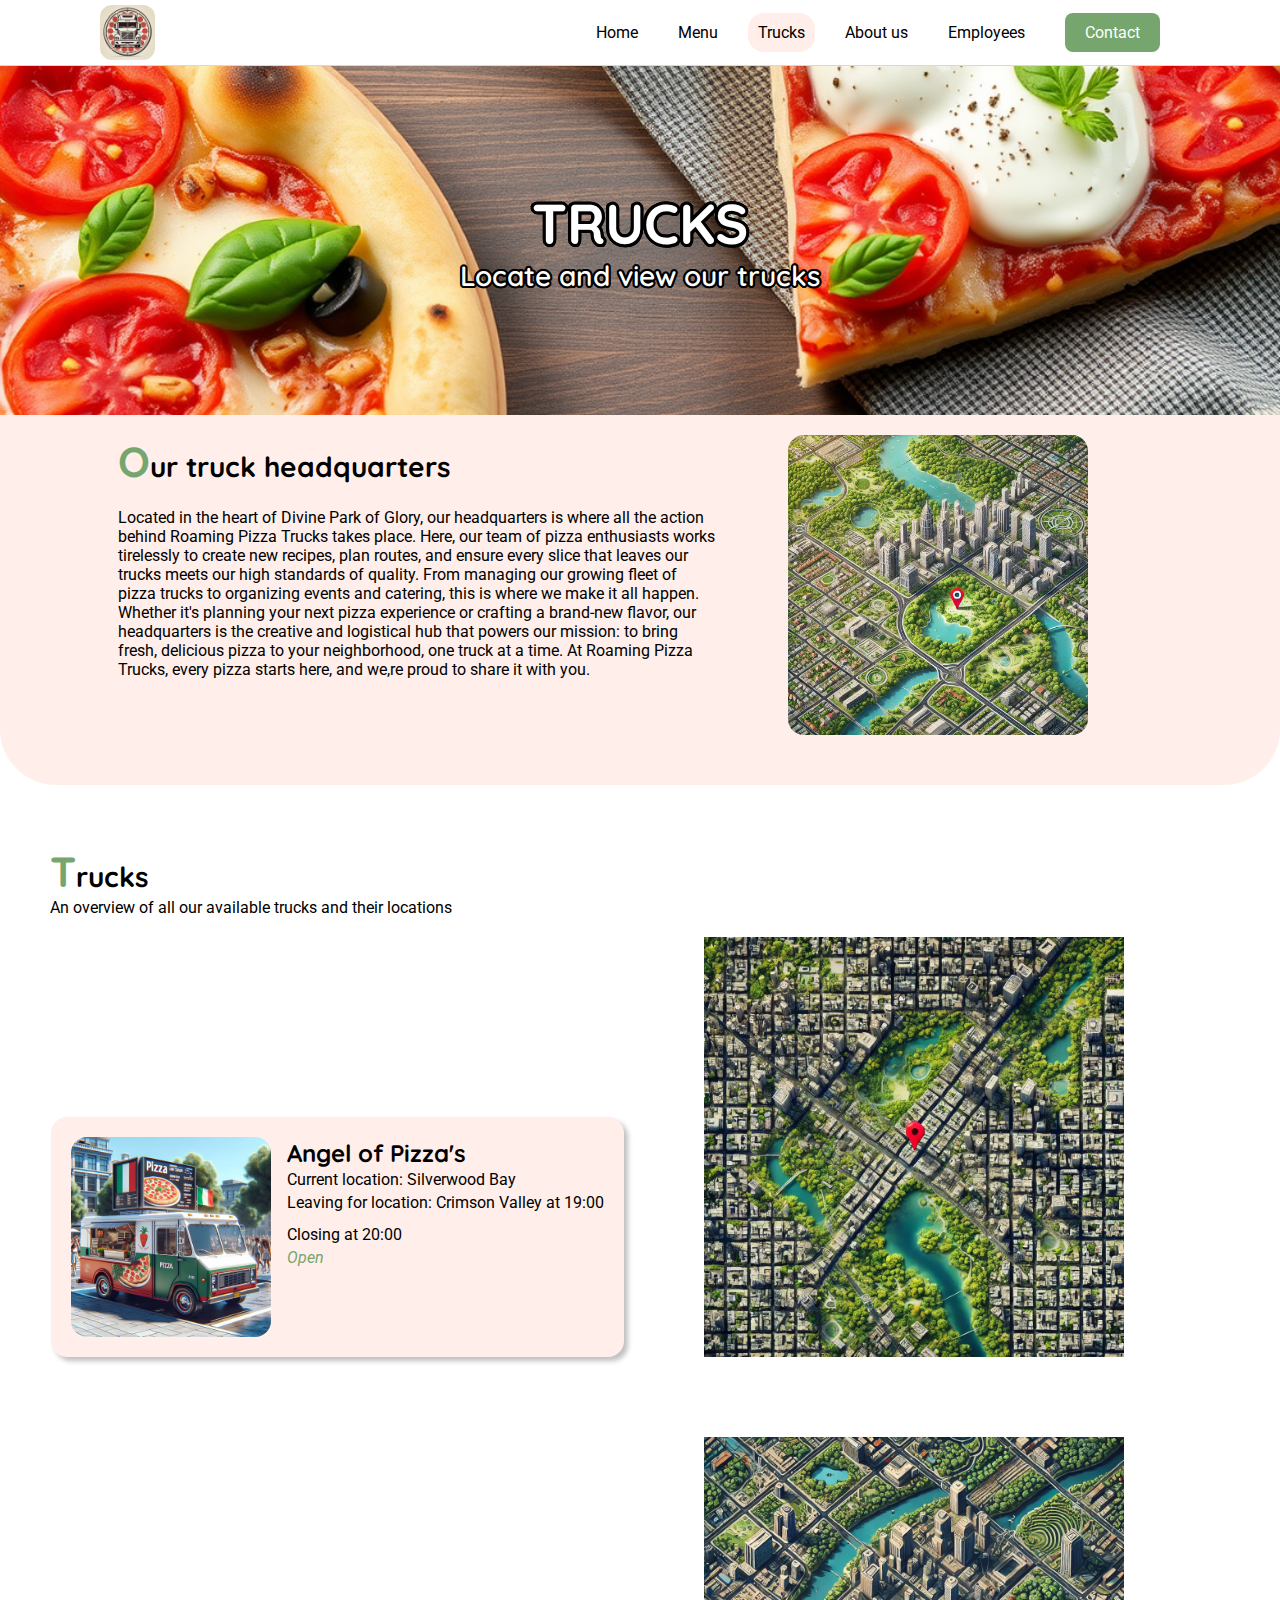
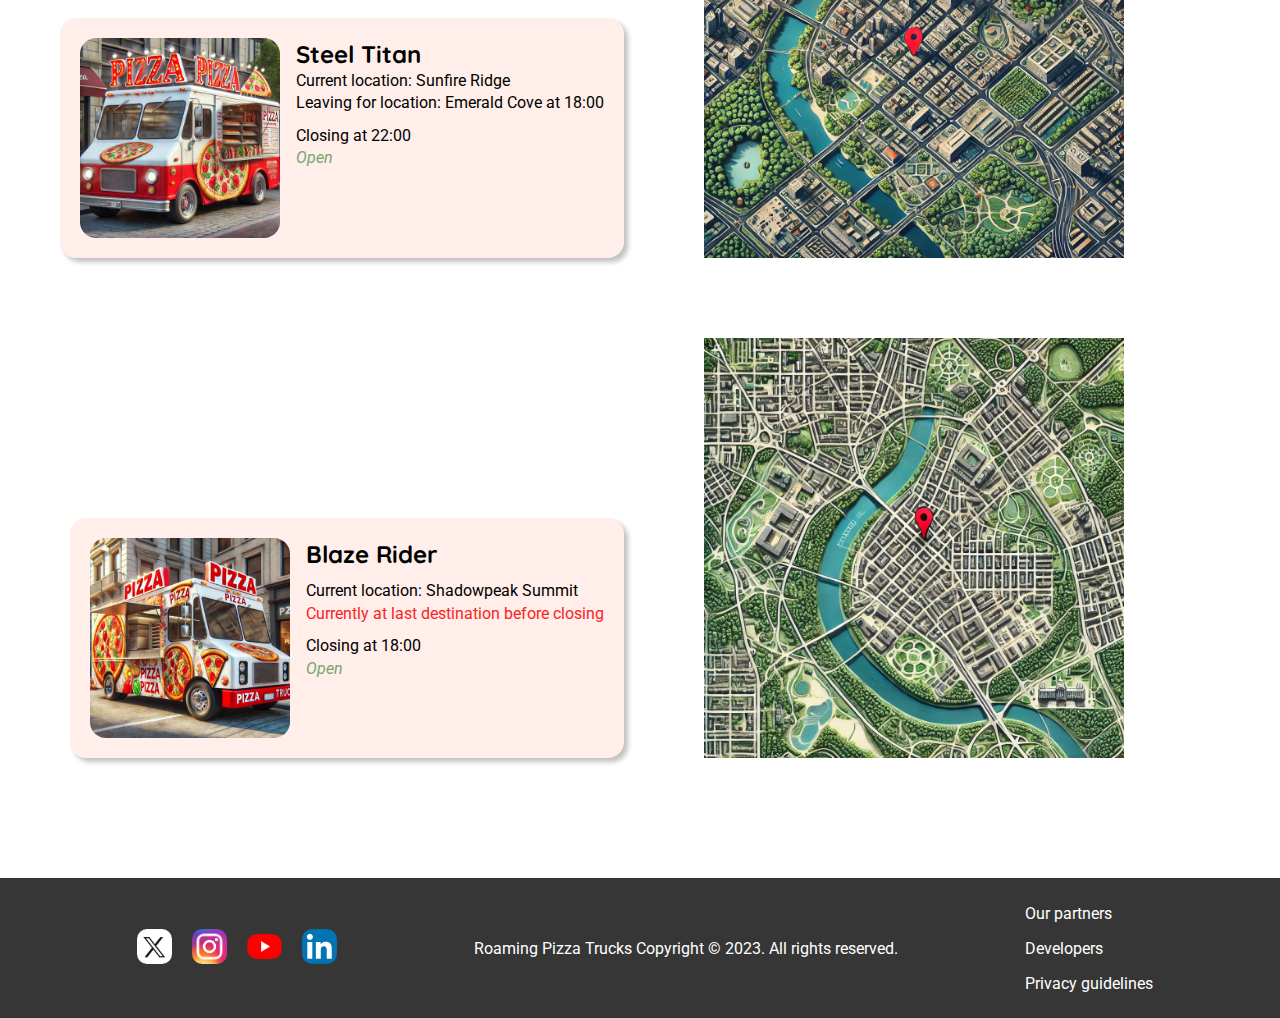
<file: trucks.html>
<!DOCTYPE html>
<html lang="en">
<head>
    <meta charset="UTF-8" />
    <meta name="keywords" content="Trucks, Locations, Headquarters, Maps, Locations" />
    <meta name="description" content="The trucks and maps page of The Roaming Pizza Trucks" />
    <meta name="author" content="Wessel Beun (729848)" />
    <meta name="viewport" content="width=device-width, initial-scale=1" />

    <link rel="icon" type="image/png" href="img/Logo.png" /> 
    <link rel="stylesheet" type="text/css" href="css/stylesheet.css" />

    <title>
        Trucks
    </title>
</head>
<body>
    <nav id="main-nav">
        <figure>
            <img src="img/Logo.png" alt="Roaming Pizza Trucks logo" title="Main logo" />
        </figure>

        <ul class="pc-nav">
            <li>
                <a href="index.html">
                    Home
                </a>
            </li>
            <li>
                <a href="menu.html">
                    Menu
                </a>
            </li>
            <li class="nav-selected">  
                <a href="trucks.html">
                    Trucks
                </a>
            </li>
            <li>
                <a href="aboutus.html">
                    About us
                </a>
            </li>
            <li>
                <a href="employees.html">
                    Employees
                </a>
            </li>
            <li>
                <a class="primary-btn" href="contact.html">
                    Contact
                </a>
            </li> 
        </ul>

        <ul class="mobile-nav">
            <li>
                <label class="burger-menu-icon" for="menu-toggle">
                    <span></span>
                    <span></span>
                    <span></span>
                </label>
            </li>
        </ul>
    </nav>

    <nav id="hamburger-menu-nav">
        <input type="checkbox" id="menu-toggle" />                   
        <ul>
            <li>
                <a class="secondary-btn" href="index.html">
                    Home
                </a>
            </li>
            <li>
                <a class="secondary-btn" href="menu.html">
                    Menu
                </a>
            </li>
            <li>
                <a class="secondary-btn" href="trucks.html">
                    Trucks
                </a>
            </li>
            <li>
                <a class="secondary-btn" href="aboutus.html">
                    About us
                </a>
            </li>
            <li>
                <a class="secondary-btn" href="employees.html">
                    Employees
                </a>
            </li>
            <li>
                <a class="primary-btn" href="contact.html">
                    Contact
                </a>
            </li> 
        </ul>
    </nav>

    <header id="main-header">
        <img src="img/PizzaHeader.png" alt="This is a pizza header" title="Pizza header" />
        <h1>
            Trucks
        </h1>
        <p class="header-description">
            Locate and view our trucks
        </p>
    </header>
    
    <section class="article-panel left bottom-border">
        <aside>
            <img src="img/map4.png" alt="A map with the location of our headquarters" title="Headquarters location map" />
        </aside>
        <article>
            <header class="sub-header">
                <h3>
                    Our truck headquarters
                </h3>
            </header>
            <p>
                Located in the heart of Divine Park of Glory&comma; our headquarters is where all the action behind Roaming Pizza Trucks takes place&period; 
                Here&comma; our team of pizza enthusiasts works tirelessly to create new recipes&comma; plan routes&comma; and ensure every slice that leaves our trucks meets our high standards of quality&period; 
                From managing our growing fleet of pizza trucks to organizing events and catering&comma; this is where we make it all happen&period;
            </p>
            <p>
                Whether it&apos;s planning your next pizza experience or crafting a brand&hyphen;new flavor&comma; our headquarters is the creative and logistical hub that powers our mission&colon; to bring fresh&comma; delicious pizza to your neighborhood&comma; one truck at a time&period; 
                At Roaming Pizza Trucks&comma; every pizza starts here&comma; and we&comma;re proud to share it with you&period;
            </p>
        </article> 
    </section>

    <section id="trucks">
        <header class="sub-header">
            <h3>
                Trucks
            </h3>
            <p>
                An overview of all our available trucks and their locations
            </p>    
        </header>
        <aside id="truck-holder">
            <figure>
                <figcaption>
                    <figure class="shadow-effect">
                        <aside>
                            <img src="img/PizzaTruck1.png" alt="This is an image of a pizza truck" title="Pizza Truck" />
                        </aside>
                        <figcaption>
                            <h4>
                                Angel of Pizza&apos;s
                            </h4>
                            <p>
                                Current location&colon; Silverwood Bay
                            </p>
                            <p>
                                Leaving for location&colon; Crimson Valley at 19&colon;00
                            </p>
                            <p class="time-p">
                                Closing at 20&colon;00
                                <em>
                                    Open
                                </em>
                            </p>
                        </figcaption>
                    </figure>
                </figcaption>
                <aside>
                    <img src="img/map3.png" alt="The location of a pizza truck (Silverwood Bay)" title="Pizza truck location" />
                </aside>   
            </figure>

            <figure>
                <figcaption>
                    <figure class="shadow-effect">
                        <aside>
                            <img src="img/PizzaTruck2.png" alt="This is an image of a pizza truck" title="Pizza Truck" />
                        </aside>
                        <figcaption>
                            <h4>
                                Steel Titan
                            </h4>
                            <p>
                                Current location&colon; Sunfire Ridge
                            </p>
                            <p>
                                Leaving for location&colon; Emerald Cove at 18&colon;00
                            </p>
                            <p class="time-p">
                                Closing at 22&colon;00
                                <em>
                                    Open
                                </em>
                            </p>
                        </figcaption>
                    </figure>
                </figcaption>
                <aside>
                    <img src="img/map5.png" alt="The location of a pizza truck (Sunfire Ridge)" title="Pizza truck location" />
                </aside>
            </figure>

            <figure>
                <figcaption>
                    <figure class="shadow-effect">
                        <aside>
                            <img src="img/PizzaTruck3.png" alt="This is an image of a pizza truck" title="Pizza Truck" />
                        </aside>
                        <figcaption>
                            <h4>
                                Blaze Rider
                            </h4>
                            <p class="loc-p">
                                Current location&colon; Shadowpeak Summit
                            </p>
                            <p class="accent2">
                                Currently at last destination before closing
                            </p>
                            <p class="time-p">
                                Closing at 18&colon;00
                                <em>
                                    Open
                                </em>
                            </p>
                        </figcaption>
                    </figure>
                </figcaption>
                <aside>
                    <img src="img/map6.png" alt="The location of a pizza truck (Shadowpeak Summit)" title="Pizza truck location" />
                </aside>
            </figure>
        </aside>
    </section>

    <footer>
        <ul id="footer-social-media-list">
            <li>
                <a href="index.html">
                    <img src="img/SocialMediaLogos/X_Logo.png" alt="This is the logo of X" title="Social media icon" />
                </a>
            </li>
            <li> 
                <a href="index.html">
                    <img src="img/SocialMediaLogos/Instagram.png" alt="This is the logo of Instagram" title="Social media icon" />
                </a>
            </li>
            <li>
                <a href="index.html">
                    <img src="img/SocialMediaLogos/Youtube_logo.png" alt="This is the logo of Youtube" title="Social media icon" />
                </a>
            </li>
            <li>
                <a href="index.html">
                    <img src="img/SocialMediaLogos/LinkedIn_logo_initials.png" alt="This is the logo of LinkedIn" title="Social media icon" />
                </a>
            </li>           
        </ul>
        <p>
            Roaming Pizza Trucks Copyright &copy; 2023&period; All rights reserved&period;
        </p>
        <ul id="footer-txt-list">
            <li>
                <a href="index.html">
                    Our partners
                </a>
            </li>
            <li>
                <a href="index.html">
                    Developers
                </a>
            </li>
            <li>
                <a href="index.html">
                    Privacy guidelines
                </a>
            </li>
        </ul>
    </footer>
</body>
</html>
</file>
<file: css/stylesheet.css>
@import url('https://fonts.googleapis.com/css2?family=Quicksand:wght@300..700&display=swap');
@import url('https://fonts.googleapis.com/css2?family=Quicksand:wght@300..700&family=Roboto:ital,wght@0,100;0,300;0,400;0,500;0,700;0,900;1,100;1,300;1,400;1,500;1,700;1,900&display=swap');

*{
    border: 0;
    margin: 0;
    padding: 0;
}

:root{
    --primary-color-default: #FFCBCB;
    --primary-color-dark: #FB2323;
    --primary-color-light: #FFEEEA;

    --primary-color-default-hover: #ffbdbd;

    --secondary-color-default: #363636;
    --secondary-color-light: #F3DEDE;

    --secondary-color-default-hover: #545454;

    --accent-color1: #76A66D;
    --accent-color1-hover: #7CBD6F;

    --neutral-dark-color: #000000;
    --neutral-light-color: #FFF;
    --neutral-light-dark-color: #CFF;
    --neutral-grey-color: #95A5A6;

    --shadow-color: #c1c1c1;
    --nav-bottom-border-color: rgb(216, 216, 216);
    --nav-height: 65px;
}

body{
    color: var(--neutral-dark-color);
    font-family: "Roboto", sans-serif;
    font-size: 1rem;
}

h1, h2, h3, h4, h5, h6, .header-description{
    font-family: "Quicksand", sans-serif;
}

h2{
    font-size: 2.3rem;
}

h3{ 
    font-size: 1.75rem;
}

.accent1{
    color:var(--accent-color1)
}

.accent2{
    color:var(--primary-color-dark)
}

input[type=text], input[type=email], textarea, select{
    border-width: 1px;
    border-color: var(--neutral-grey-color);
    border-style: solid;
    border-radius: 16px;
    
    padding: 10px 10px 10px 10px;
}

/*
    OTHER PAGE CLASSES
*/

.secondary-btn, .primary-btn, .tertiary-btn{
    transition: all .2s ease-in-out;
    text-decoration: none;
    padding: 10px 20px 10px 20px;
    border-radius: 8px;
    cursor: pointer;
} 

.secondary-btn{
    background-color: var(--secondary-color-default);
    color: var(--neutral-light-color);
} 

.primary-btn{
    background-color: var(--accent-color1);
    color: var(--neutral-light-color);
}

.tertiary-btn{
    background-color: var(--neutral-light-color);
    color: var(--neutral-dark-color);
}

.secondary-btn:hover{
    background-color: var(--secondary-color-default-hover);
}

.primary-btn:hover{
    background-color: var(--accent-color1-hover);
}

.shadow-effect{
    box-shadow: 4px 4px 5px #c1c1c1;
}

.top-border{
    border-top-left-radius: 56px;
    border-top-right-radius: 56px;

    background-color: var(--primary-color-light);
}

.bottom-border{
    border-bottom-left-radius: 56px;
    border-bottom-right-radius: 56px;

    background-color: var(--primary-color-light);
}

/*
    NAV
*/

#main-nav{
    position: fixed;
    display: flex;
    align-items: center;
    justify-content: center;

    top: 0;
    width: 100%;
    z-index: 9999;
    height: var(--nav-height); 

    background-color: var(--neutral-light-color);
    border-bottom-width: 1px;
    border-bottom-color: var(--nav-bottom-border-color);
    border-bottom-style: solid;
}

#main-nav > figure{
    width: 55px;
    height: 55px;
    margin-left: 100px; 
}

#main-nav > figure > img{
    height: 100%;
    width: 100%;
    border-radius: 12px;
}

#main-nav > ul{ 
    display: flex;
    justify-content: flex-end;
    height: min-content;
    flex-grow: 1; 
}

#main-nav > ul > li{
    display: flex;
    align-items: center;
    margin-right: 20px;
    padding: 0 10px 0 10px;
}

#main-nav > .pc-nav > li:last-child{
    margin-right: 110px;
}

#main-nav > .mobile-nav > li:last-child{
    margin-right: 75px;
}

#main-nav > ul > li > a:not(.primary-btn):link{
    text-decoration: none;
    color: black;
    transition: .2s all ease-in-out;
}

#main-nav > ul > li > a:not(.primary-btn):hover{
    color: var(--primary-color-dark);
}

#main-nav > ul > li > a:not(.primary-btn):active{
    color: var(--accent-color1);
}

.nav-selected{
    background-color: var(--primary-color-light);
    border-radius: 16px;
}

#main-nav > .mobile-nav{
    display: none;
}

#main-nav > .pc-nav{
    display: inline-flex;
}

.burger-menu-icon{
    width: 30px;
    height: 30px;

    display: flex;
    flex-direction: column;
    justify-content: space-evenly;
    align-items: center;

    cursor: pointer;
}

.burger-menu-icon span{
    display: inline-block;
    background-color: var(--secondary-color-default);
    width: 100%;
    height: 3px;
    border-radius: 16px;
}

#hamburger-menu-nav{
    position: fixed;
    height: 100%;
    width: 100%;
    z-index: 9998;
    pointer-events: none;

    top: 0;
    left: 0;
}

#hamburger-menu-nav > ul{
    display: none;
    flex-direction: column;
    justify-content: center;
    align-items: center;
    list-style: none;
    pointer-events: all;

    height: calc(100% - var(--nav-height));
    width: 100%;

    margin-top: var(--nav-height);
    gap: 20px;

    background-color: var(--primary-color-default);
}

#hamburger-menu-nav > ul > li > a{
    display: block;
    width: 200px;
    text-align: center;
    padding-top: 12px;
    padding-bottom: 12px;
}

#menu-toggle{
    display: none;
}

#menu-toggle:checked ~ ul{
    display: flex;
}

/*
    FOOTER
*/

footer{
    text-wrap: nowrap;
    height: 140px;
    background-color: var(--secondary-color-default);
    display: flex;
    align-items: center;
    justify-content: space-evenly;
    flex-wrap: wrap;
    text-wrap: wrap;
}

footer *{
    list-style-type: none;
}

footer > p{
    text-align: center;
    color: var(--neutral-light-color);
}

#footer-social-media-list{
    width: max-content;
    display: flex;
    align-items: center;
    justify-content: center;
}

#footer-social-media-list > li > a > img{
    width: 35px;
    height: auto;
    margin: 0 10px 0 10px;
    border-radius: 10px;
}

#footer-txt-list{
    width: max-content;
    display: flex;
    flex-direction: column;
}

#footer-txt-list > li{
    margin-top: 8px;
    margin-bottom: 8px;
}

#footer-txt-list > li > a{
    display: flex;
    justify-items: center;
    
    color: var(--neutral-light-color);
    text-decoration: none;
    list-style: none;
}

/*
    HEADER
*/

#main-header{
    position: relative;

    /*
        Z-index wont work without the position being relative due to image being absolute
    */

    height: 350px;
    display: flex;
    flex-direction: column;
    justify-content: center;
    align-items: center;
    overflow:hidden;

    margin-top: var(--nav-height);

    font-size: 3.5rem;
}

#main-header > img{
    position: absolute;
    width: calc(100% + 310px);
    height: auto;
    z-index: -20;
    margin: auto;
    overflow-x: hidden;
}

#main-header > h1, #main-header > .header-description{
   color: var(--neutral-light-color); 
   font-size: .5em;
}

#main-header > h1{
    text-transform: uppercase; 
    font-size: 1em;
    text-shadow: rgb(0, 0, 0) 3px 0px 0px, rgb(0, 0, 0) 2.83487px 0.981584px 0px, rgb(0, 0, 0) 2.35766px 1.85511px 0px, rgb(0, 0, 0) 1.62091px 2.52441px 0px, rgb(0, 0, 0) 0.705713px 2.91581px 0px, rgb(0, 0, 0) -0.287171px 2.98622px 0px, rgb(0, 0, 0) -1.24844px 2.72789px 0px, rgb(0, 0, 0) -2.07227px 2.16926px 0px, rgb(0, 0, 0) -2.66798px 1.37182px 0px, rgb(0, 0, 0) -2.96998px 0.42336px 0px, rgb(0, 0, 0) -2.94502px -0.571704px 0px, rgb(0, 0, 0) -2.59586px -1.50383px 0px, rgb(0, 0, 0) -1.96093px -2.27041px 0px, rgb(0, 0, 0) -1.11013px -2.78704px 0px, rgb(0, 0, 0) -0.137119px -2.99686px 0px, rgb(0, 0, 0) 0.850987px -2.87677px 0px, rgb(0, 0, 0) 1.74541px -2.43999px 0px, rgb(0, 0, 0) 2.44769px -1.73459px 0px, rgb(0, 0, 0) 2.88051px -0.838247px 0px;
    /* 
        For some reason do some browsers not support text strokes so I had to implement this workaround text shadow trick
        The code above uses multiple shadows of a given text to create a stroke effect
    
        -webkit-text-stroke: .11rem var(--neutral-dark-color); 
        What I previously used to get the text stroke right ^
    */
}

.header-description{
    font-size: 1.5rem;
    font-weight: 600;
}

#main-header > .header-description{
    text-shadow: rgb(0, 0, 0) 2px 0px 0px, rgb(0, 0, 0) 1.75517px 0.958851px 0px, rgb(0, 0, 0) 1.0806px 1.68294px 0px, rgb(0, 0, 0) 0.141474px 1.99499px 0px, rgb(0, 0, 0) -0.832294px 1.81859px 0px, rgb(0, 0, 0) -1.60229px 1.19694px 0px, rgb(0, 0, 0) -1.97998px 0.28224px 0px, rgb(0, 0, 0) -1.87291px -0.701566px 0px, rgb(0, 0, 0) -1.30729px -1.5136px 0px, rgb(0, 0, 0) -0.421592px -1.95506px 0px, rgb(0, 0, 0) 0.567324px -1.91785px 0px, rgb(0, 0, 0) 1.41734px -1.41108px 0px, rgb(0, 0, 0) 1.92034px -0.558831px 0px;
    /*
        The same applies to here from the comment above
    */
}

.sub-header{
    margin-top: 20px;
    margin-bottom: 20px;
    margin-left: 50px;
}

.sub-header:first-letter{
    color: var(--accent-color1);
    font-size: 1.5em;
}

/*
    ABOUT US
*/

.article-panel{
    height: max-content;
    display: flex;
    padding-bottom: 30px;
}

.article-panel > aside{
    flex-grow: 1;

    display: flex;
    align-items: center;
}

.article-panel.left > aside{
    order: 2;
    justify-content: left;
}

.article-panel.right > aside{
    justify-content: right;
}

.article-panel > aside > img{
    width: auto;
    height: 300px;
    border-radius: 16px;
    margin: 20px;
}

.article-panel > article{
    flex-basis: 60%;
}

.article-panel > article > p, .article-panel > article > .sub-header{
   width: 80%;
   max-width: 600px; 
}

.article-panel.left > article > *{
    margin-left: auto;
    margin-right: 50px;
}

.article-panel.right > article > *{
    margin-left: 50px;
}

.article-panel > article > .primary-btn{
    display: inline-block;
    margin-top: 20px;
}

/*
    SALES
*/

#sales-holder{
    display: flex;
    align-items: baseline;
    justify-content: space-evenly;
    overflow-y: hidden;
    padding-bottom: 10px;

    gap: 25px;
}

#sales-holder > figure{
    flex-shrink: 0;
    background-color: var(--primary-color-default);
    width: 220px;
    border-radius: 13px;
    padding: 15px 0 15px 0;

    display: flex;
    flex-direction: column;
    gap: 10px;

    word-break: break-all;
}

#sales-holder > figure > img{
    width: 85%;
    height: auto;
    align-self: center;
    border-radius: 13px;
}

#sales-holder > figure > *:not(img){
    margin-left: 15px;
    width: calc(100% - 30px);
}

#sales-section > .primary-btn{
    display: block;
    width: max-content;
    margin: auto;
    margin-top: 40px;
}

#sales-holder > figure{
    letter-spacing: 0.01rem;
    line-height: 1.5rem;
    text-indent: 0;
    word-spacing: 0.1rem;
}

/*
    HOME TRUCKS
*/

#home-trucks-section{
    height: max-content;
    padding-bottom: 30px; 
}

#home-trucks-section > .sub-header{
    padding-top: 40px;
}

#home-trucks-holder{
    display: flex;
    justify-content: space-evenly;
    flex-wrap: wrap;

    gap: 15px;
}

#home-trucks-holder > figure {
    width: 390px;
    margin-top: 30px;
    border-radius: 16px;
    display: flex;
    background-color: var(--primary-color-default);
}

#home-trucks-holder > figure > aside{
    flex-basis: 50%;
    display: flex;
    align-items: baseline;
    justify-content: center;
}

#home-trucks-holder > figure > aside > img{
    border-radius: 13px;
    display: block;
    width: 82.5%;
    height: auto;
    margin: 30px 0 30px 0;
}

#home-trucks-holder > figure > figcaption{
    flex-grow: 1;
}

#home-trucks-holder > figure > figcaption > strong{
    display: block;
    margin-top: 30px;
}

.loc-p{
    margin-top: 10px;
}

.loc-p span{
    display: block;
}

.time-p{
    margin-top: 10px;
}

.time-p em{
    display: block;
    color: var(--accent-color1);
}

#home-trucks-section > .primary-btn{
    display: block;
    width: max-content;
    margin: auto;
    margin-top: 40px;
}

/*
    WORK
*/

#work-section{
    height: 250px;
    background-color: var(--secondary-color-light);

    display: flex;
    flex-direction: column;
    justify-content: center;
    align-items: center;
}

#work-section > .secondary-btn{
    margin-top: 20px;
}

/*    
    MENU
*/

#menu{
    margin-top: 10px;
    background-color: var(--primary-color-light);
    display: flex;
    padding-bottom: 100px;
}

#menu > *{
    margin-top: 40px;
}

#menu-filters{
    flex-basis: 275px;
    flex-shrink: 0;
}

#menu-filters > figure{
    width: 220px;
    margin: auto;
    background-color: var(--neutral-light-color);
    border-radius: 16px;
}

#menu-filters > figure > ul{
    display: flex;
    flex-direction: column;
}

#menu-filters > figure > ul > li{
    margin-top: 8px;
    margin-bottom: 8px;
    margin-left: 15px;
    list-style: none;
}

#main-menu-holder{
    flex-grow: 1;
}

#main-menu-holder > ul{
    display: flex;
    justify-content: center;
    align-items: center;
    flex-wrap: wrap;
    gap: 20px;
    list-style: none;
}

#menu-search-bar-parent{
    flex-basis: 100%;
    border-radius: 48px;
    text-align: center;
}

#menu-search-bar{
    width: 300px;
}

#products-holder{
    display: flex;
    justify-content: center;
    gap: 30px;
    flex-wrap: wrap;
    margin-top: 50px;
}

#products-holder > figure{
    flex-shrink: 0;
    width: 240px;
    border-radius: 16px;
}

#products-holder > figure:nth-child(even){
    background-color: var(--neutral-light-color);
}

#products-holder > figure:nth-child(odd){
    background-color: var(--neutral-light-dark-color);
}

#products-holder > figure > img{
    display: block;
    width: 80%;
    height: auto;
    margin: auto;

    margin-top: 25px;
    margin-bottom: 10px;
    border-radius: 16px;
}

#products-holder > figure > figcaption{
    text-indent: 1rem;
    padding-bottom: 10px;
}

#products-holder > figure > figcaption > p{
    line-height: 25px;
}

/*
    TRUCKS
*/

#trucks {
    padding-top: 40px;
    padding-bottom: 40px;
}

#truck-holder > figure{
    margin-bottom: 80px;
    height: max-content;
    display: flex;
}

#truck-holder > figure > figcaption{
    flex-basis: 55%;
    flex-shrink: 0;
    
    display: flex;
    align-items: last baseline;
    justify-content: end;
}

#truck-holder > figure > figcaption > figure{
    display: flex;
    background-color: var(--primary-color-light);
    width: max-content;
    height: max-content;
    margin-right: 80px;

    padding: 20px 20px 20px 20px;
    border-radius: 16px;

    min-width: min-content;
    text-wrap: nowrap;
    text-indent: 1rem;
    line-height: 1.4rem;
}

#truck-holder > figure > figcaption > figure > aside{
    width: 200px;
    display: flex;
    align-items: center;
    justify-content: center;
}

#truck-holder > figure > figcaption > figure > aside > img{
    display: block;
    width: 100%;
    height: auto;
    border-radius: 16px;
}

#truck-holder > figure > figcaption > figure > figcaption{
    flex-grow: 1;
}

#truck-holder > figure > figcaption > figure > figcaption > h4{
    font-size: 1.5rem;
    line-height: 2rem;
}

#truck-holder > figure > aside{
    flex-grow: 1;
    display: flex;
    justify-content: left;
    align-items: last baseline;
}

#truck-holder > figure > aside > img{
    display: block;
    width: 73%;
    height: auto;
}

/*
    ABOUT US
*/

.two-images{
    display: flex;
    justify-content: center;
    align-items: center;
    flex-direction: row;
    height: max-content;
    flex-wrap: wrap;
    padding-bottom: 30px;

    gap: 5%;
}

.two-images > img{
    width: auto;
    height: 300px;
    border-radius: 16px;
    margin: 20px;
}

/*
    EMPLOYEES
*/

#employee-requirements{
    overflow: hidden;
    padding-bottom: 20px;
}

#employee-requirements > a{
    display: block;
    width: max-content;
    margin: auto;
    margin-top: 25px;
}

#employee-requirements-holder{
    margin-top: 35px;
    display: flex;
    justify-content: space-evenly;
    align-items: baseline;
}

#employee-requirements-holder > article{
    flex-basis: 30%;
    max-width: 500px;
}

#employee-requirements-holder > article > h4{
    font-size: 1.3rem;
    line-height: 1.8rem;
}

#employee-requirements-holder > article > strong{
    font-size: 1.5rem;
}

#quotes{
    overflow: hidden;
    padding-bottom: 80px;
}

#quotes-holder{
    width: 90%;
    display: flex;
    justify-content: center;
    align-items: baseline;
    flex-wrap: wrap;
    gap: 70px;

    margin: auto;
}

#quotes-holder > figure{
    width: 350px;
    background-color: var(--neutral-light-color);
    text-wrap: wrap;
    flex-shrink: 0;
    
    border-radius: 16px;
    border-width: 3px;
    border-color: var(--accent-color1);
    border-style: double;
    padding: 10px;
}

#quotes-holder > figure > strong{
    line-height: 1.2rem;
    font-size: 1.3rem;
}

#quotes-holder > figure > figure{
    margin-top: 12px;
}

#quotes-holder > figure > figure > *{
    float: left;
}

#quotes-holder > figure > figure > img{
    margin-right: 10px;
    width: 50px;
    height: auto;
    border-radius: 100%;
}

/*
    CONTACT
*/

#main-header.contact-mode{
    height: max-content;
}

#main-header.contact-mode > img{
    width: calc(100% + 1450px);
    height: auto;
}

#main-header.contact-mode h1{
    margin-top: 100px;
}

#contact-form{
    width: 400px;
    background-color: var(--primary-color-light);
    margin-top: 60px;
    margin-bottom: 100px;
    padding: 12px 30px 12px 30px;
    border-radius: 16px;

    font-size: 1rem;
}

#contact-form > fieldset > ul{
    max-width: 100%;
}

#contact-form > fieldset > ul > li{
    list-style: none;
    margin: auto;
    margin-top: 15px;
}

#contact-form > fieldset > ul > li > *{
    display: block;
    margin-bottom: 5px;
}

#contact-form input[type=text], #contact-form input[type=email], #contact-form textarea {
    width: calc(100% - 16px);
    padding-left: 0;
    padding-right: 0;
    padding: 8px;
}

#contact-form select{
    width: 50%;
}

#contact-form textarea{
    height: 120px;
    max-height: 500px;
    resize: vertical;
}

#contact-form input[type=submit]{
    width: 100%;
}

/*
    RESPONSIVENESS
*/

@media screen and (min-width: 900px){
    
    /*
        NAV
    */

    #hamburger-menu-nav{
        display: none;
    }
}

/* 
    Nav, footer and trucks seem to break when under 900px. They are unable to meet the 768px responsiveness requirement
*/
@media screen and (max-width: 900px){

    /*
        NAV
    */

    #main-nav > .pc-nav{
        display: none;
    }
    #main-nav > .mobile-nav{
        display: inline-flex;
    }

    /*
        FOOTER
    */

    footer{
        height: 200px;
    }

    #footer-social-media-list{
        order:2;
    }

    footer > p{
        flex-basis: 100%;
        order: 1;
    }

    #footer-txt-list{
        order: 3;
    }

    /*
        TRUCKS
    */

    #truck-holder > figure{
        flex-direction: column;
        align-items: center;
        justify-content: center;
        height: max-content;
    }

    #truck-holder > figure > figcaption{
        padding-bottom: 20px;
        justify-content: center;
    }

    #truck-holder > figure > figcaption > figure{
        margin: 0;
    }
    
    #truck-holder > figure > aside{
        align-items: center;
        justify-content: center;
    }
    
    #truck-holder > figure > aside > img{
        width: 70%
    }
}

@media screen and (max-width: 768px){

    /*
        ARTICLE PANELS
    */

    .article-panel{
        flex-direction: column;
    }
    .article-panel.left > aside, .article-panel.right > aside {
        justify-content: center;
        align-items: center;
        margin-top: 20px;
        order: 1;
    }
    .article-panel.left > article, .article-panel.right > article{
        width: 70%;
        margin: auto;
    }

    .article-panel.left > article > *, .article-panel.right > article > *{
        margin-left: 0;
        margin-right: 0;
    }

    .article-panel > article > p, .article-panel > article > .sub-header{
        width: 100%;
    }

    /*
        MENU
    */

    #menu{
        flex-direction: column;
    }

    #menu-filters{
        flex-basis: max-content;
    }

    /*
        ARTICLE PANELS
    */

    .two-images{
        flex-direction: column;
    }

    /*
        EMPLOYEES
    */

    #employee-requirements-holder{
        flex-direction: column;
        width: 80%;
        margin: auto;
    }
}
</file>
